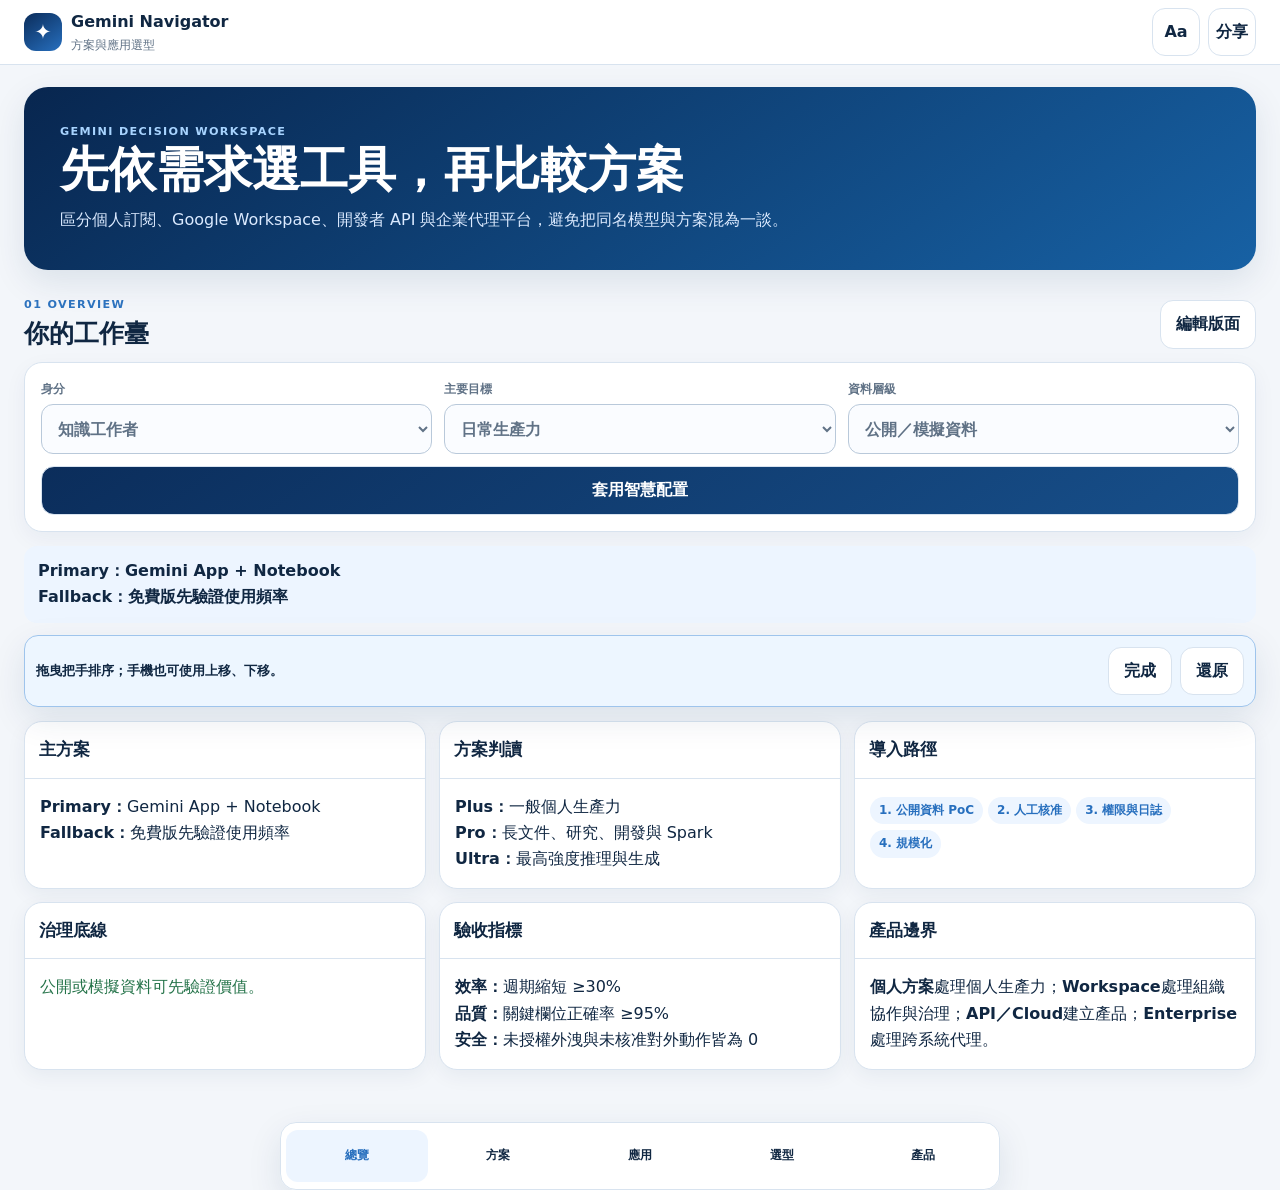
<file: gemini-navigator-live/index.html>
<!doctype html>
<html lang="zh-Hant-TW">
<head>
<meta charset="utf-8">
<meta name="viewport" content="width=device-width,initial-scale=1,viewport-fit=cover">
<meta name="robots" content="noindex,nofollow">
<meta name="theme-color" content="#0b2d5b">
<meta name="description" content="Gemini 家族、Google AI 個人方案、Workspace 與企業應用的互動選型網站。">
<title>Gemini Navigator｜方案與應用選型</title>
<link rel="stylesheet" href="styles.css">
</head>
<body>
<a class="skip" href="#main">跳至主要內容</a>
<header class="topbar">
  <div class="brand"><span class="spark">✦</span><div><b>Gemini Navigator</b><small>方案與應用選型</small></div></div>
  <div class="top-actions"><button id="fontBtn" aria-label="調整字級">Aa</button><button id="shareBtn">分享</button></div>
</header>
<main id="main">
<section class="hero">
  <p class="eyebrow">GEMINI DECISION WORKSPACE</p>
  <h1>先依需求選工具，再比較方案</h1>
  <p>區分個人訂閱、Google Workspace、開發者 API 與企業代理平台，避免把同名模型與方案混為一談。</p>
</section>

<section class="view active" id="view-overview">
  <div class="head"><div><span class="eyebrow">01 OVERVIEW</span><h2>你的工作臺</h2></div><button id="editBtn" class="secondary">編輯版面</button></div>
  <div class="profile card">
    <label>身分<select id="role"><option value="professional">知識工作者</option><option value="trainer">講師／教育工作者</option><option value="developer">開發者</option><option value="manager">企業管理者</option></select></label>
    <label>主要目標<select id="goal"><option value="daily">日常生產力</option><option value="research">研究與知識整理</option><option value="automation">流程自動化</option><option value="content">內容與教材</option><option value="build">建立 AI 應用</option><option value="governance">企業治理</option></select></label>
    <label>資料層級<select id="data"><option value="public">公開／模擬資料</option><option value="internal">組織內部資料</option><option value="sensitive">敏感／受管制資料</option></select></label>
    <button id="arrangeBtn" class="primary">套用智慧配置</button>
  </div>
  <p id="profileNote" class="note" aria-live="polite"></p>
  <div id="editBar" class="editbar" hidden><b>拖曳把手排序；手機也可使用上移、下移。</b><button id="doneBtn">完成</button><button id="resetBtn">還原</button></div>
  <div id="dashboard" class="dashboard"></div>
</section>

<section class="view" id="view-compare">
  <div class="head"><div><span class="eyebrow">02 PLANS</span><h2>個人方案比較</h2></div></div>
  <p class="notice">Google AI 個人方案不等於 Workspace 或 Gemini Enterprise 授權。</p>
  <div class="picker card">
    <label>方案 A<select id="planA"></select></label>
    <button id="swapBtn" aria-label="交換方案">⇄</button>
    <label>方案 B<select id="planB"></select></label>
  </div>
  <div class="filters">
    <label>功能搜尋<input id="planSearch" type="search" placeholder="例如 Spark、脈絡、Notebook"></label>
    <label>分類<select id="planGroup"></select></label>
  </div>
  <div id="compareResult" class="compare"></div>
</section>

<section class="view" id="view-apps">
  <div class="head"><div><span class="eyebrow">03 USE CASES</span><h2>依工作情境選工具</h2></div></div>
  <div id="appFilters" class="chips" aria-label="應用分類"></div>
  <div id="apps" class="apps"></div>
</section>

<section class="view" id="view-advisor">
  <div class="head"><div><span class="eyebrow">04 ADVISOR</span><h2>選型助手</h2></div></div>
  <form id="advisor" class="advisor card">
    <fieldset><legend>使用帳號</legend><label><input type="radio" name="account" value="personal" checked>個人 Google 帳號</label><label><input type="radio" name="account" value="workspace">公司／學校 Workspace</label><label><input type="radio" name="account" value="developer">開發者／Cloud 專案</label></fieldset>
    <label>主要目標<select name="goal"><option value="daily">日常生產力</option><option value="research">研究整理</option><option value="automation">流程自動化</option><option value="content">內容生成</option><option value="build">建立產品</option><option value="governance">企業治理</option></select></label>
    <label>資料層級<select name="data"><option value="public">公開資料</option><option value="internal">內部資料</option><option value="sensitive">敏感資料</option></select></label>
    <label>自動化程度<select name="automation"><option value="assist">AI 協助，人工執行</option><option value="draft">自動產生草稿，人工核准</option><option value="agent">代理執行多步驟工作</option></select></label>
    <label>使用規模<select name="scale"><option value="one">個人</option><option value="team">團隊</option><option value="org">全組織</option></select></label>
    <button class="primary" type="submit">產生建議</button>
  </form>
  <div id="advisorResult" class="result card" aria-live="polite"></div>
</section>

<section class="view" id="view-guide">
  <div class="head"><div><span class="eyebrow">05 PRODUCT MAP</span><h2>產品邊界</h2></div></div>
  <div id="layers" class="layers"></div>
  <p class="source">資料基準：2026-08-20。方案、額度、地區與分批開放狀態應以 Google 臺灣官方頁面及帳號實際顯示為準。</p>
</section>
</main>
<nav class="bottom" aria-label="主要導覽">
<button data-view="overview" class="active">總覽</button><button data-view="compare">方案</button><button data-view="apps">應用</button><button data-view="advisor">選型</button><button data-view="guide">產品</button>
</nav>
<div id="toast" class="toast" role="status" aria-live="polite"></div>
<script src="app.js"></script>
</body>
</html>
</file>
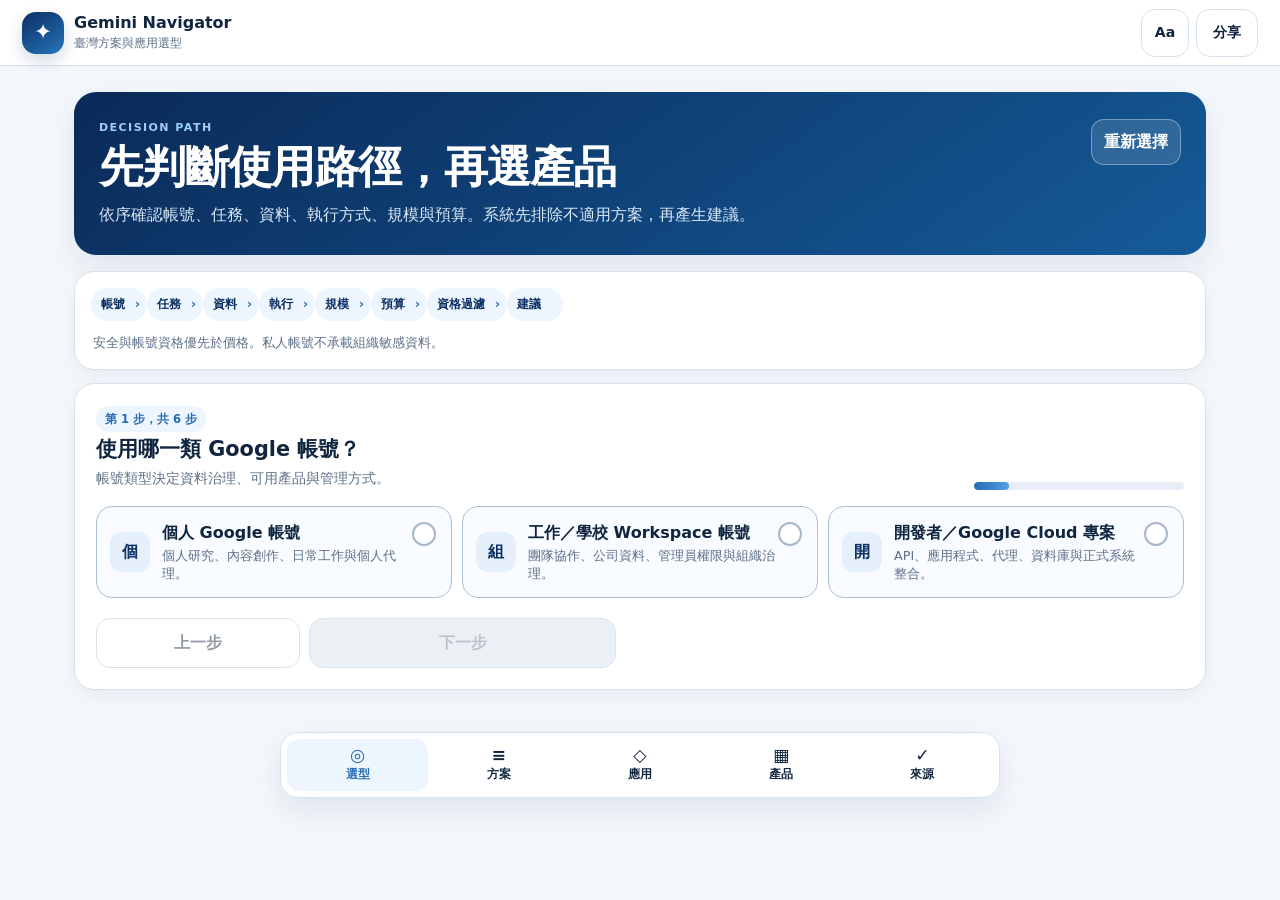
<file: gemini-navigator-v4/index.html>
<!doctype html>
<html lang="zh-Hant-TW">
<head>
<meta charset="utf-8">
<meta name="viewport" content="width=device-width,initial-scale=1,viewport-fit=cover">
<meta name="robots" content="noindex,nofollow">
<meta name="theme-color" content="#0b2f63">
<title>Gemini Navigator 4｜臺灣方案與應用選型</title>
<style>
html,body{margin:0;min-height:100%;font-family:-apple-system,BlinkMacSystemFont,"PingFang TC","Microsoft JhengHei",sans-serif;background:#f4f7fb;color:#10253f}
main{min-height:100vh;display:grid;place-items:center;padding:24px;text-align:center}
.card{max-width:520px;padding:28px 22px;border:1px solid #d5e1ed;border-radius:20px;background:#fff;box-shadow:0 12px 32px rgba(11,47,99,.09)}
.mark{width:56px;height:56px;margin:0 auto 14px;display:grid;place-items:center;border-radius:17px;background:linear-gradient(145deg,#0b2f63,#2674bb);color:#fff;font-size:28px}
h1{margin:0;font-size:1.3rem}p{margin:9px 0 0;color:#5d7187;line-height:1.6}button{min-height:48px;margin-top:16px;padding:10px 16px;border:0;border-radius:13px;background:#0b2f63;color:#fff;font:inherit;font-weight:800}
</style>
</head>
<body><main><section class="card"><div class="mark">✦</div><h1>Gemini Navigator</h1><p id="status">正在載入 4.0.0…</p><button id="retry" type="button" hidden>重新載入</button></section></main>
<script>
(async()=>{
 const status=document.getElementById('status'); const retry=document.getElementById('retry');
 retry.addEventListener('click',()=>location.reload());
 try{
  if(!('DecompressionStream' in window)) throw new Error('此瀏覽器版本不支援必要的解壓縮功能，請更新 Chrome、Safari 或 Edge。');
  const files=["p/0.txt?v=4.0.0", "p/1a.txt?v=4.0.0", "p/1b.txt?v=4.0.0", "p/2.txt?v=4.0.0", "p/3.txt?v=4.0.0", "p/4.txt?v=4.0.0", "p/5.txt?v=4.0.0"];
  const parts=await Promise.all(files.map(async u=>{const r=await fetch(u,{cache:'no-store'});if(!r.ok)throw new Error('載入檔案失敗：'+u);return r.text();}));
  const bin=atob(parts.join('')); const bytes=Uint8Array.from(bin,c=>c.charCodeAt(0));
  const html=await new Response(new Blob([bytes]).stream().pipeThrough(new DecompressionStream('gzip'))).text();
  document.open(); document.write(html); document.close();
 }catch(e){status.textContent=e.message||'網站載入失敗'; retry.hidden=false; console.error(e);}
})();
</script></body></html>
</file>
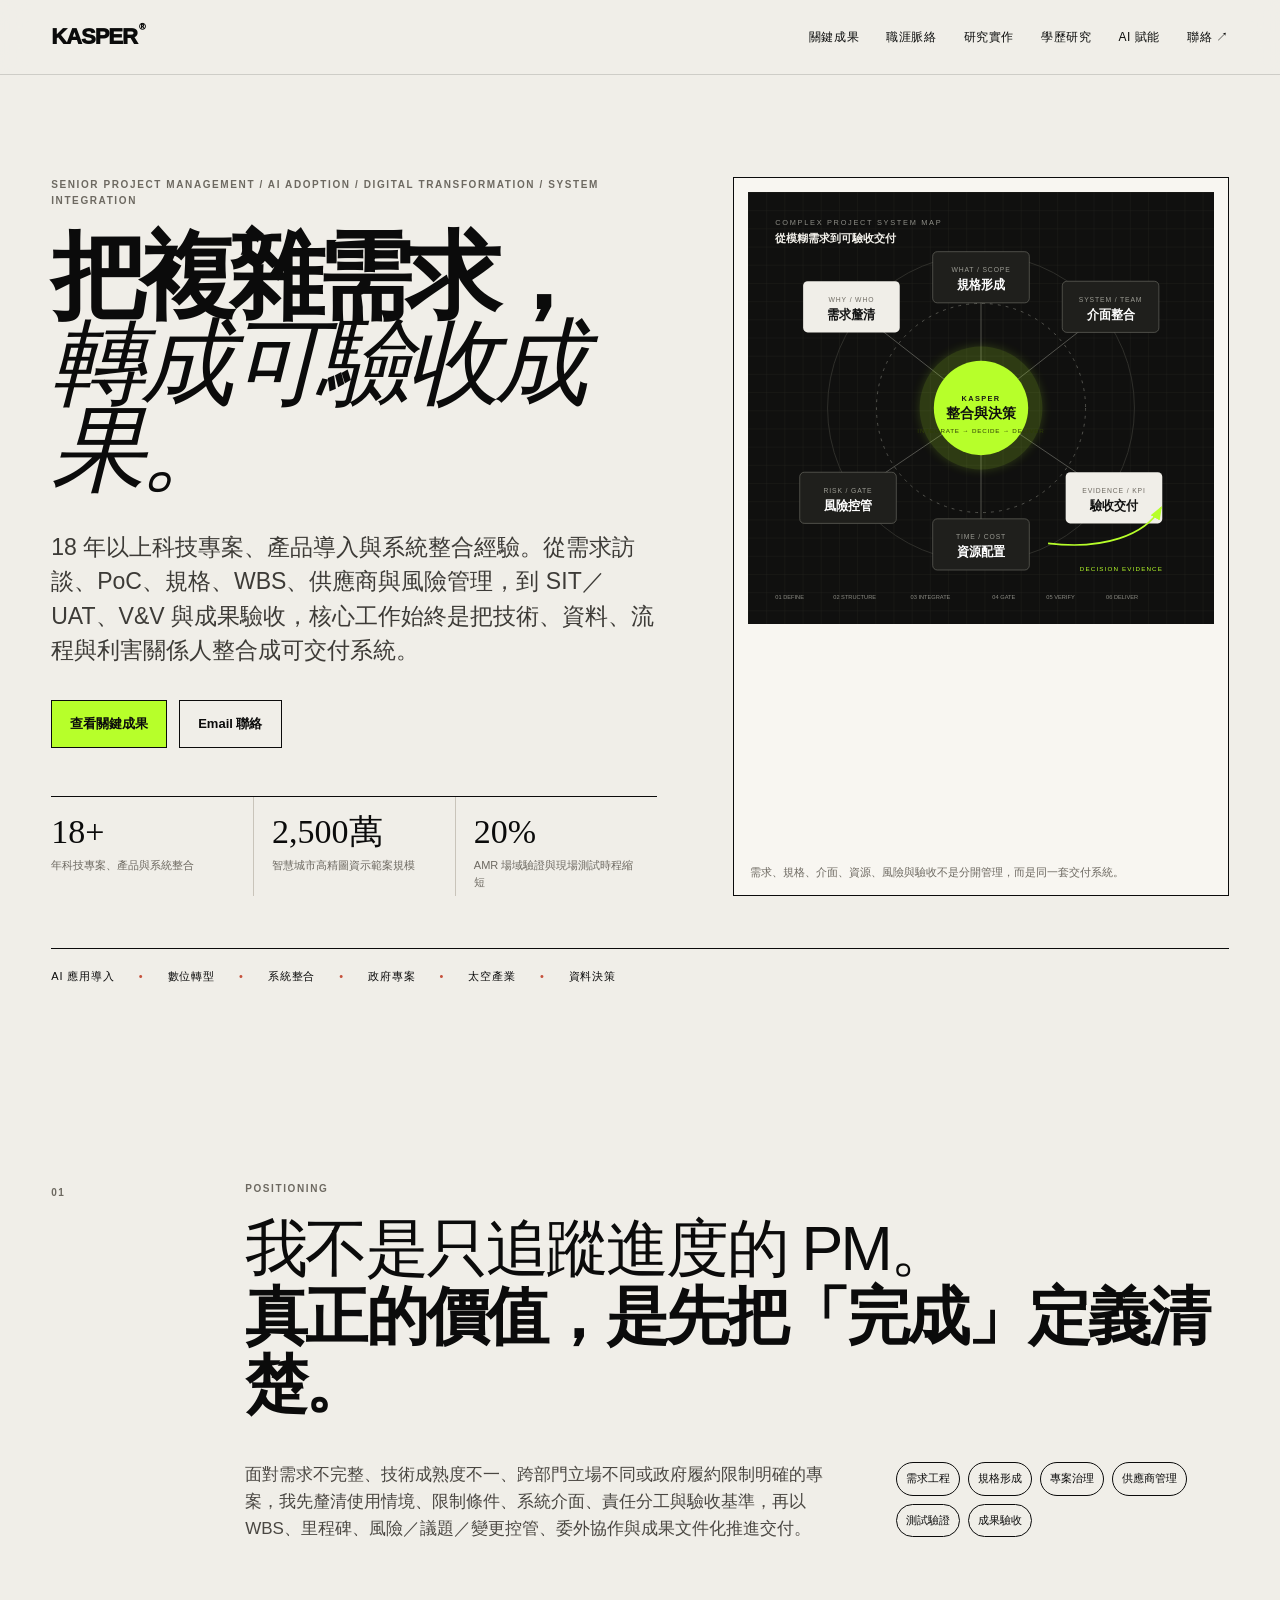
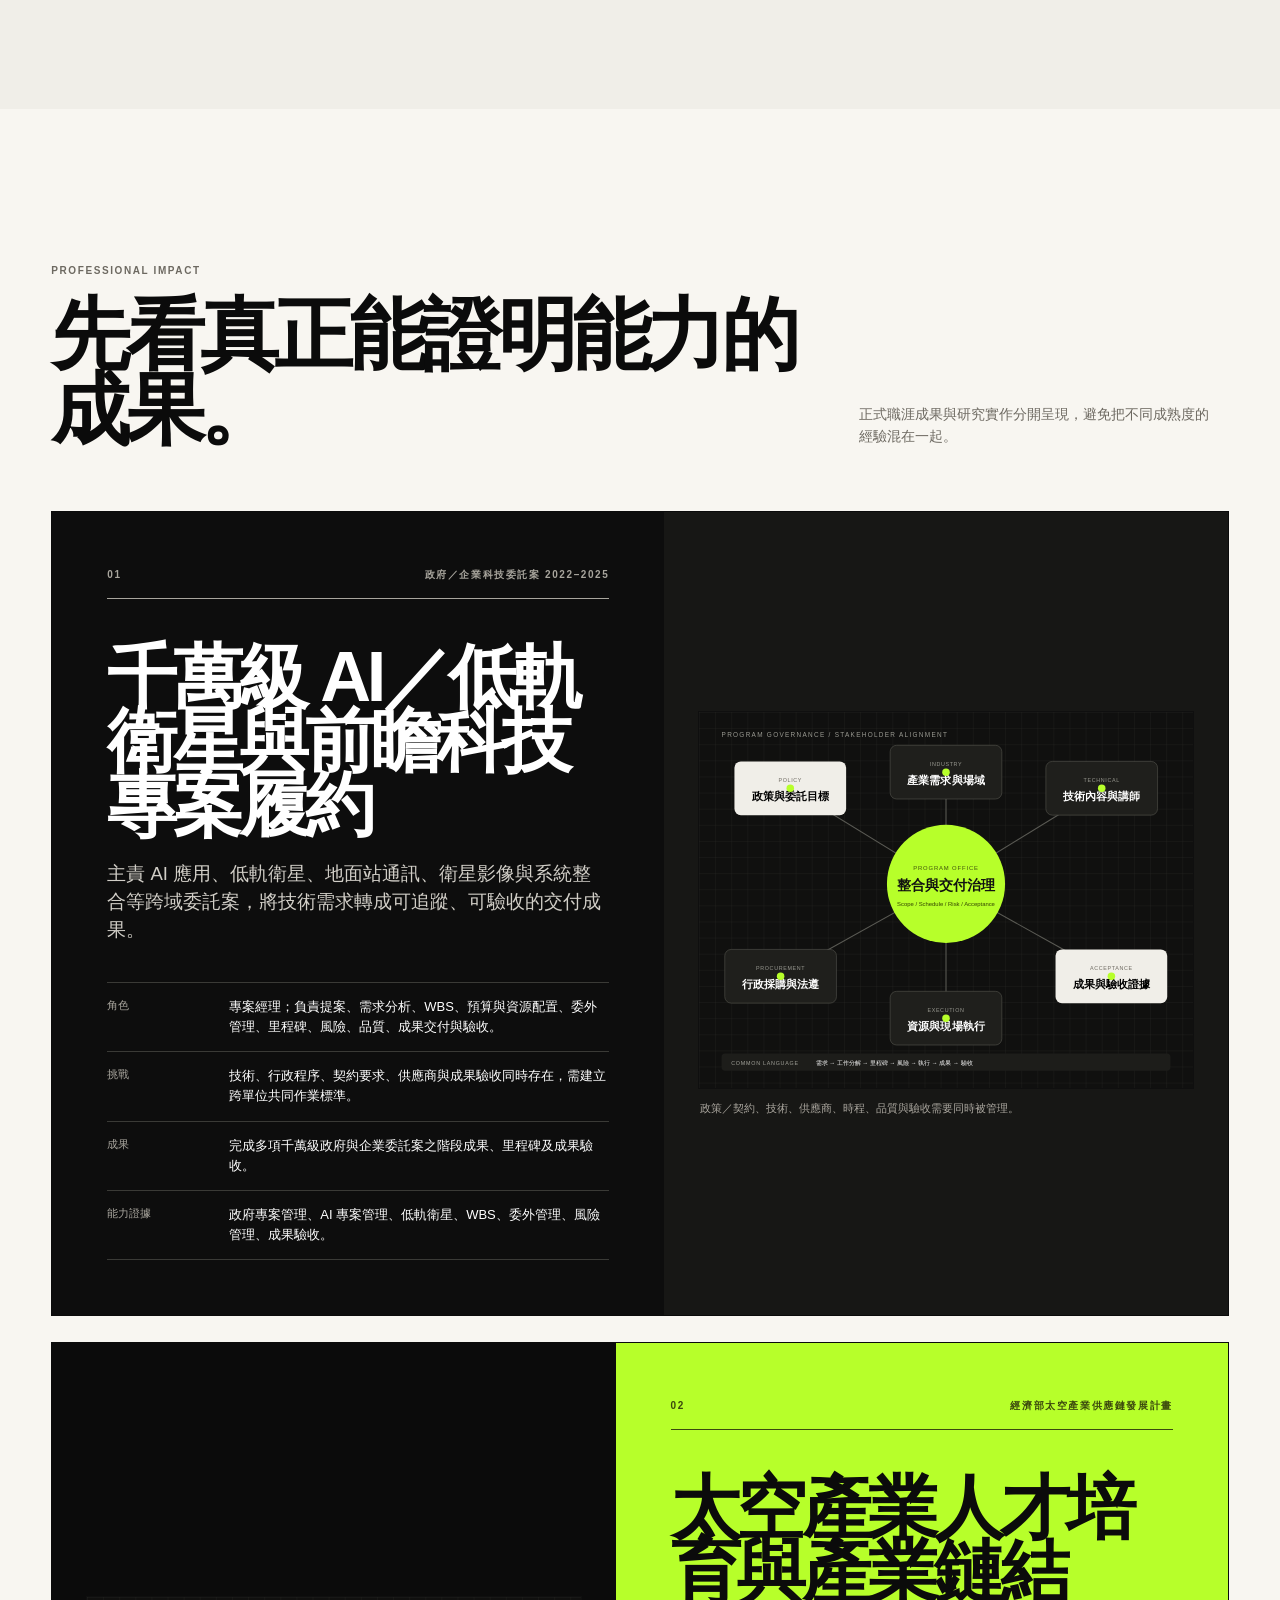
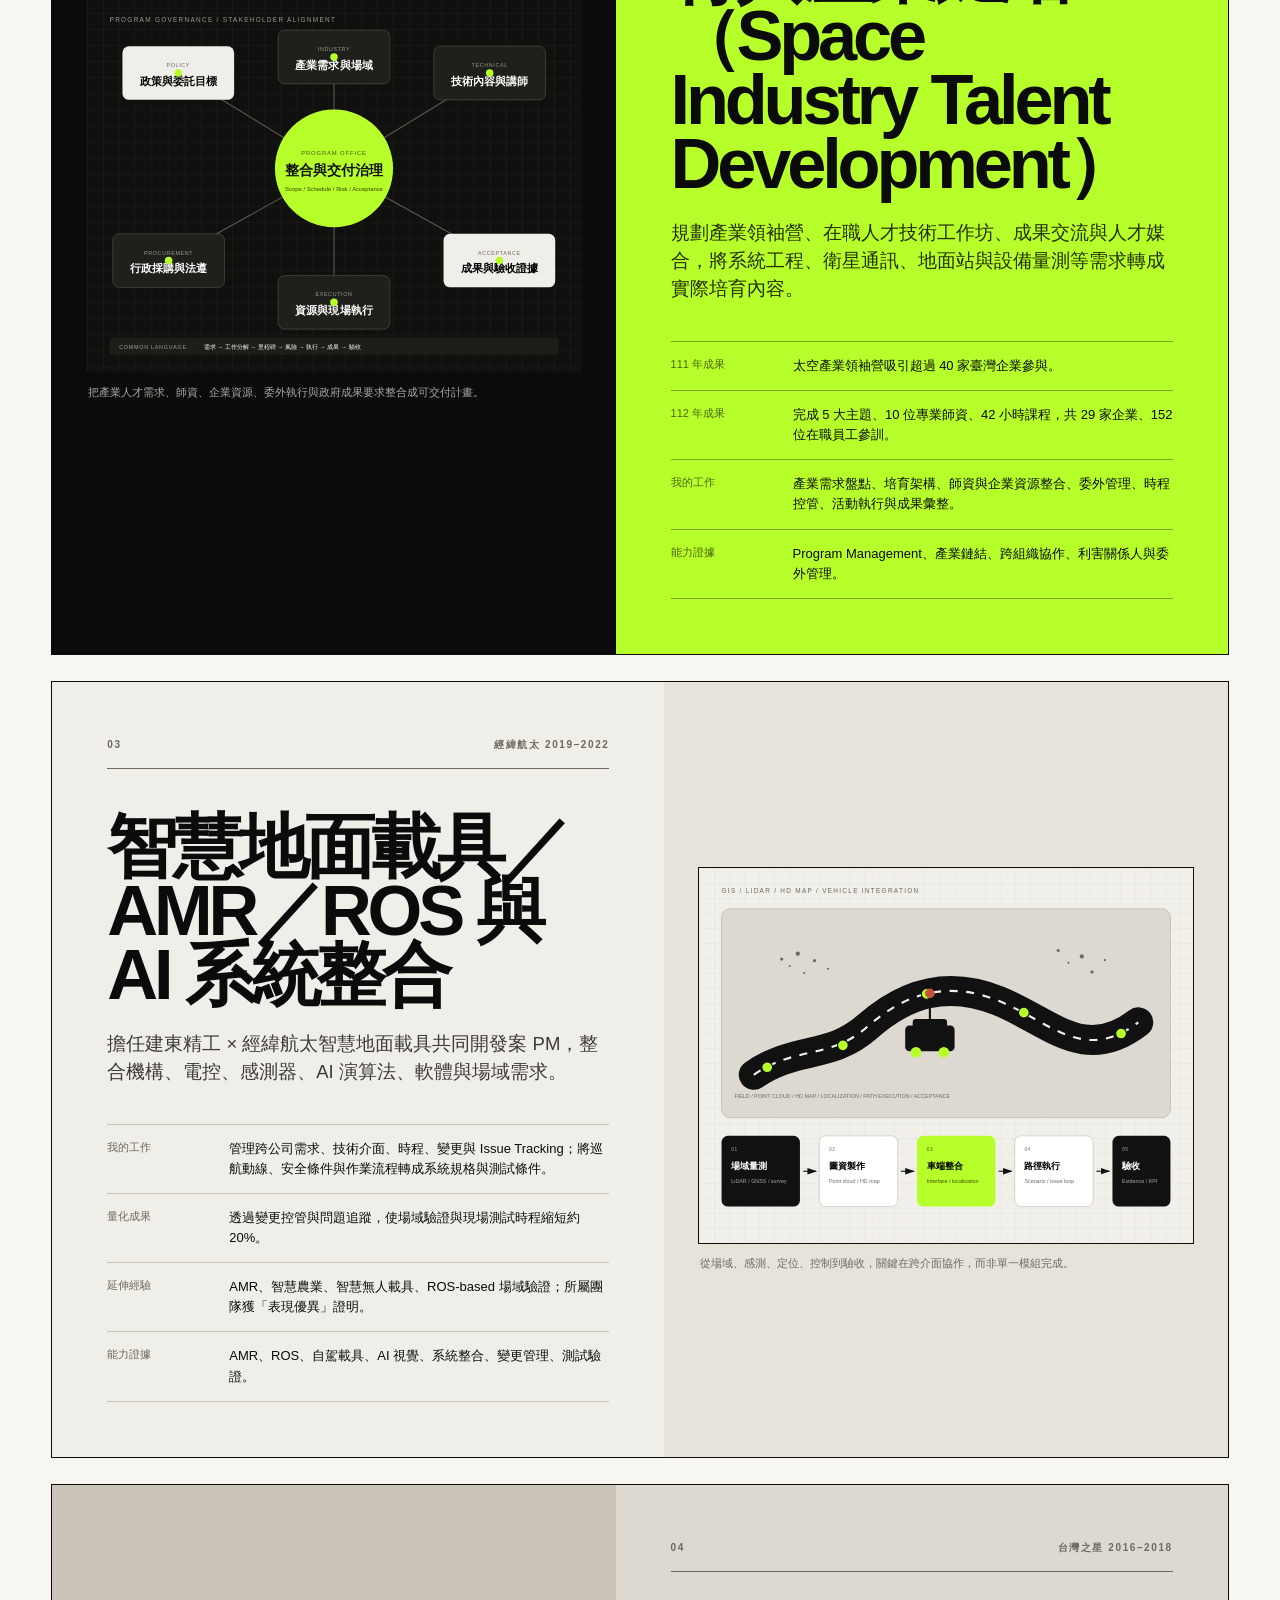
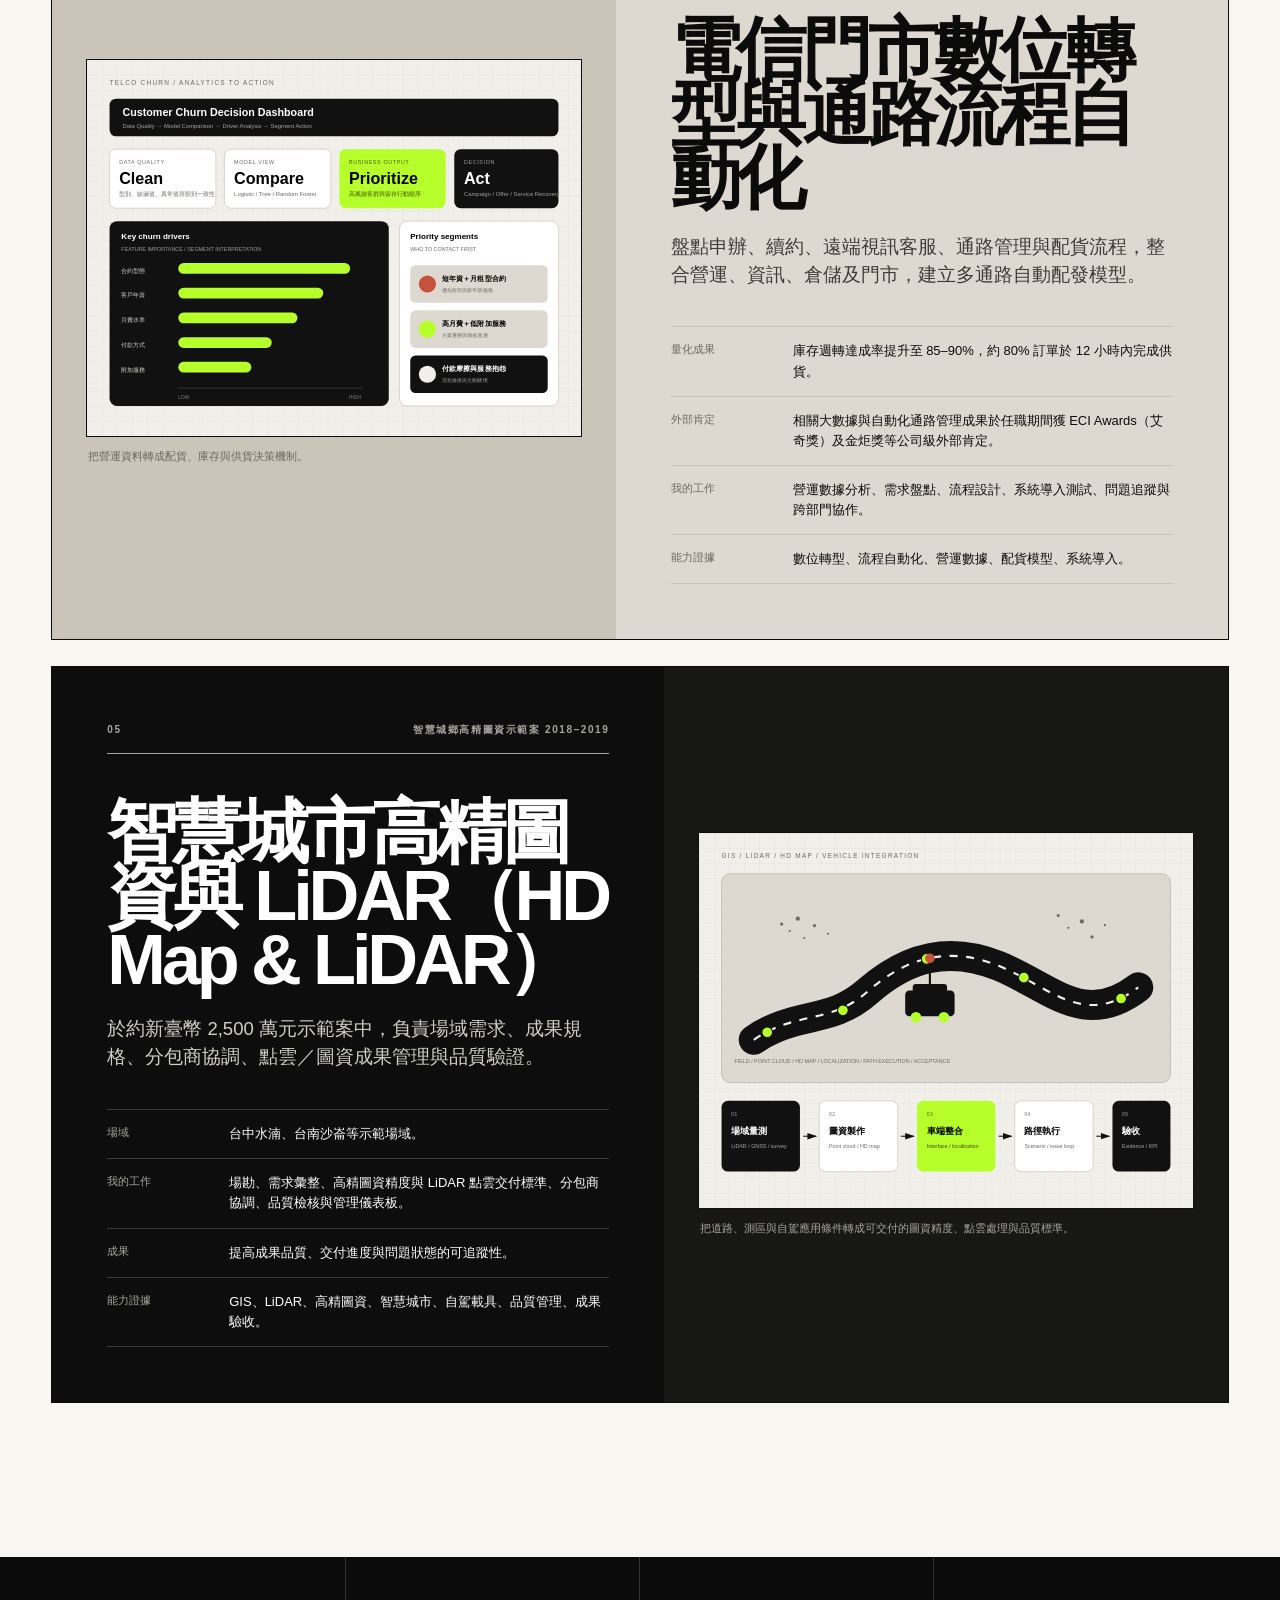
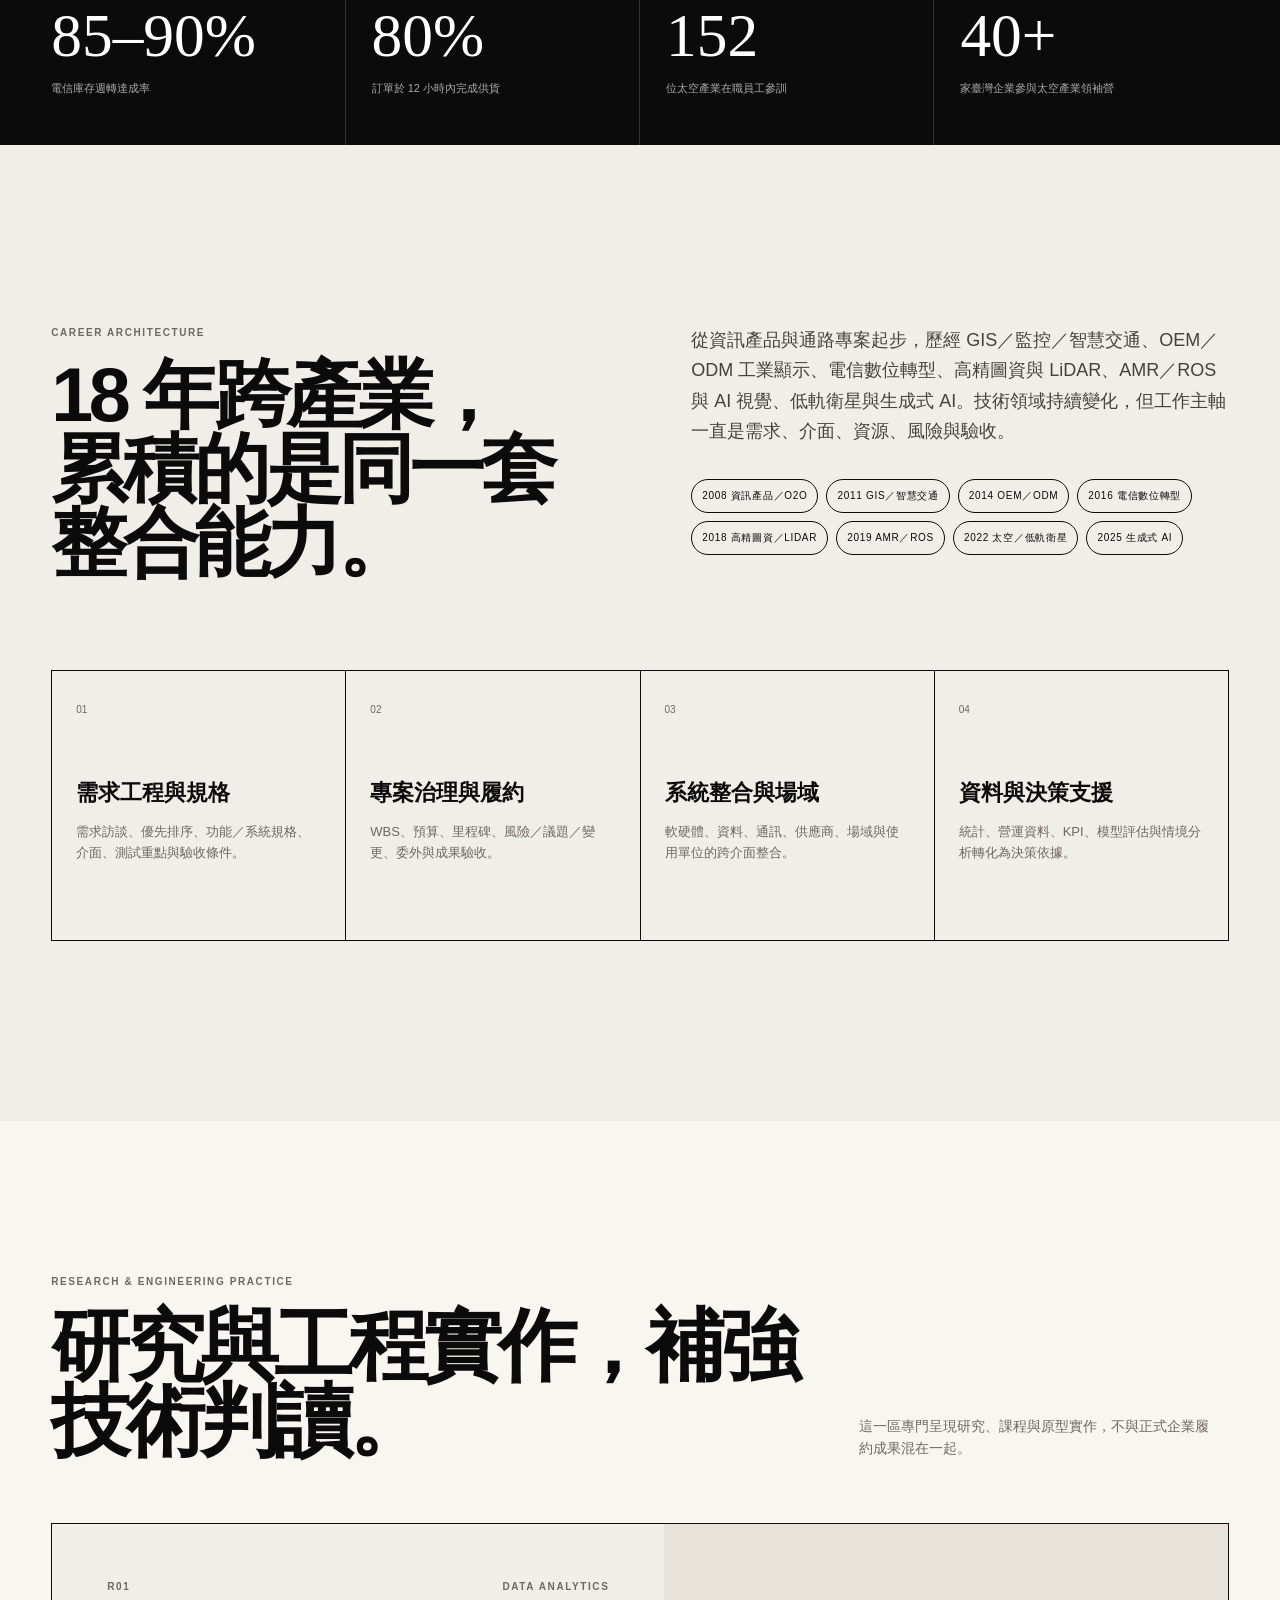
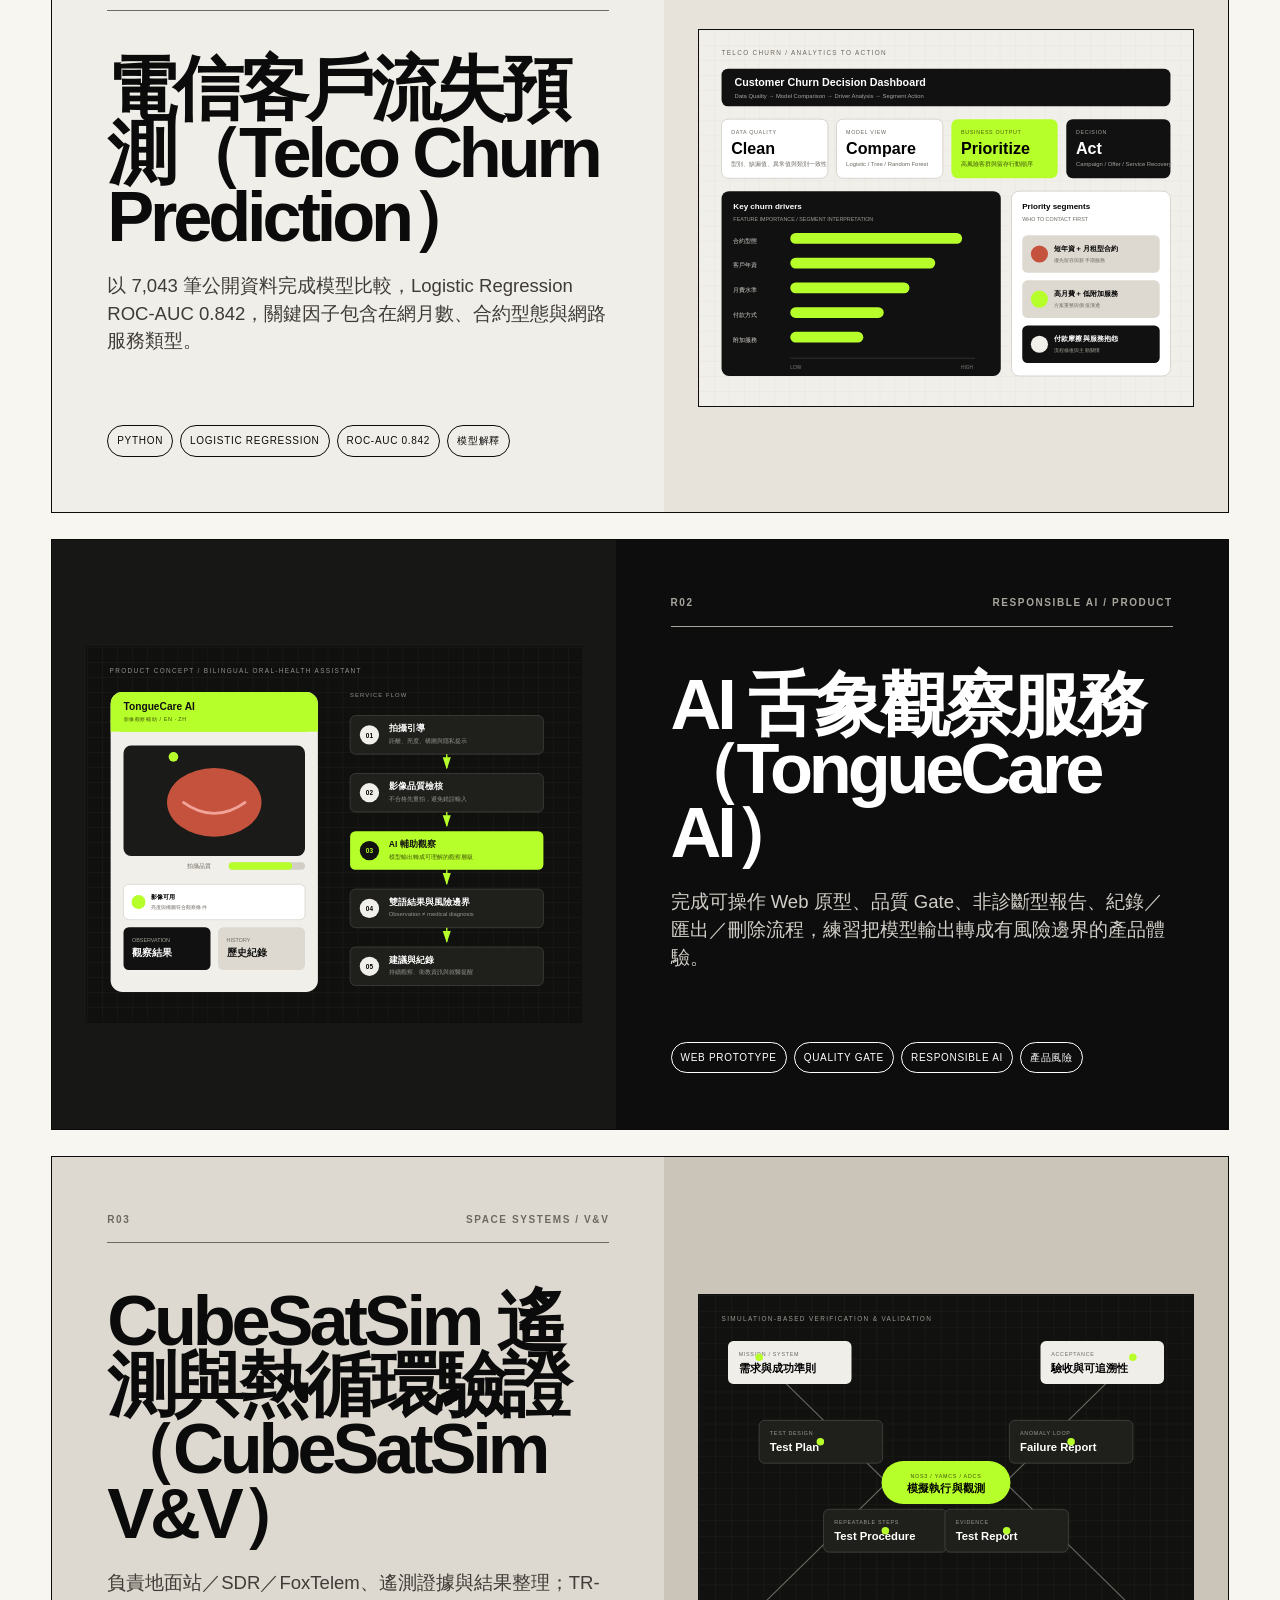
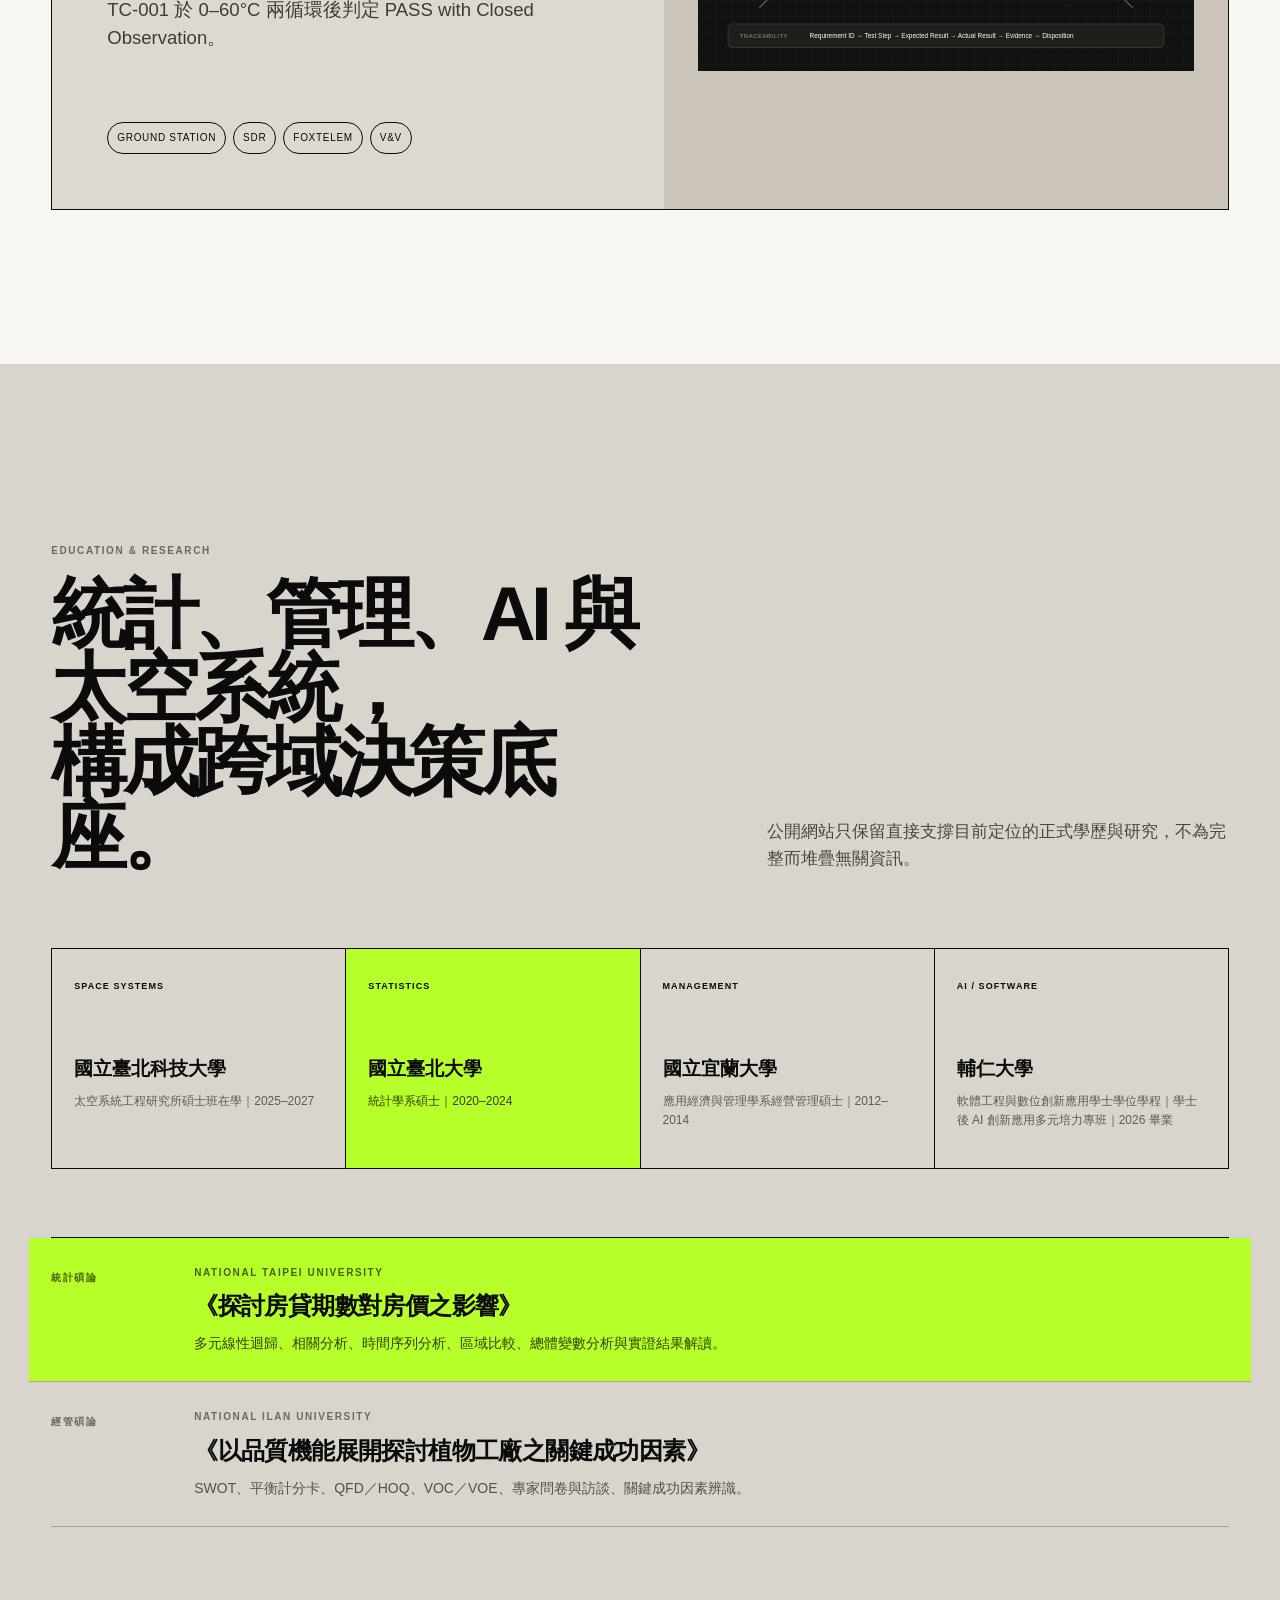
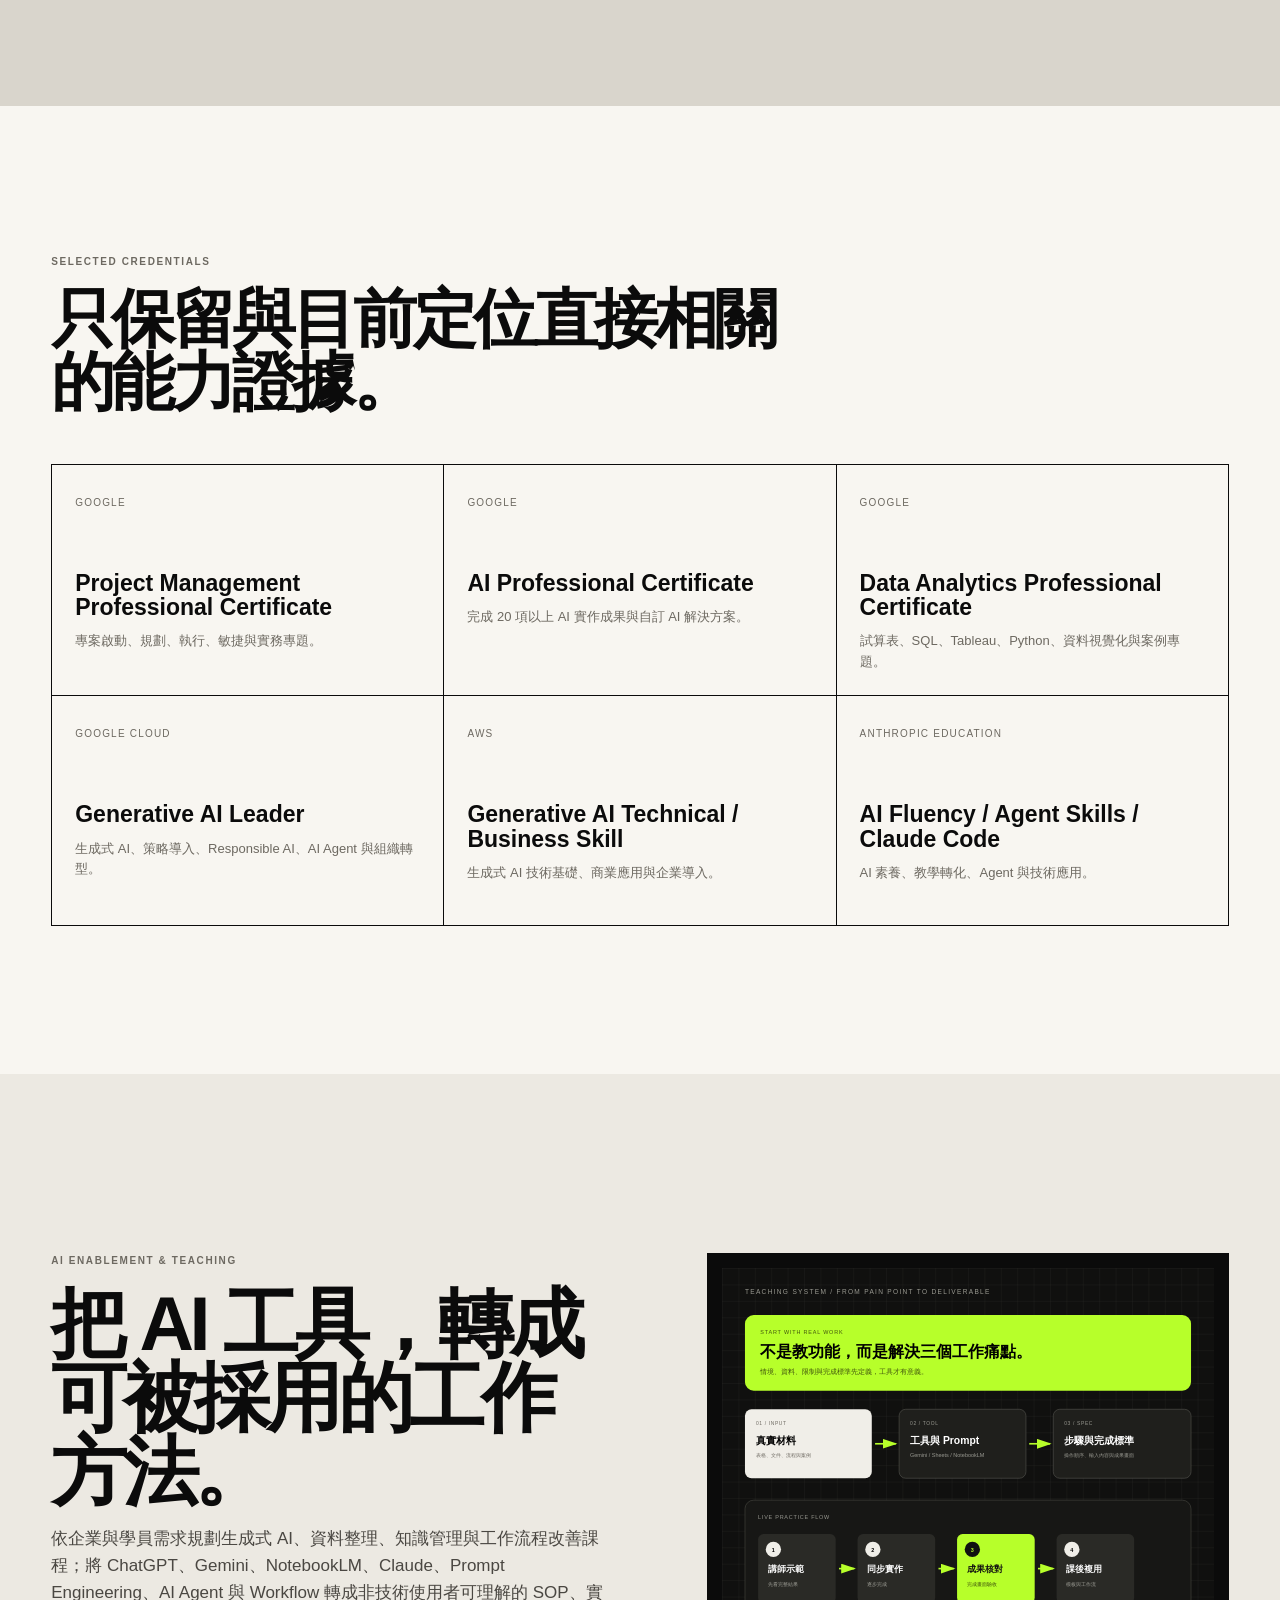
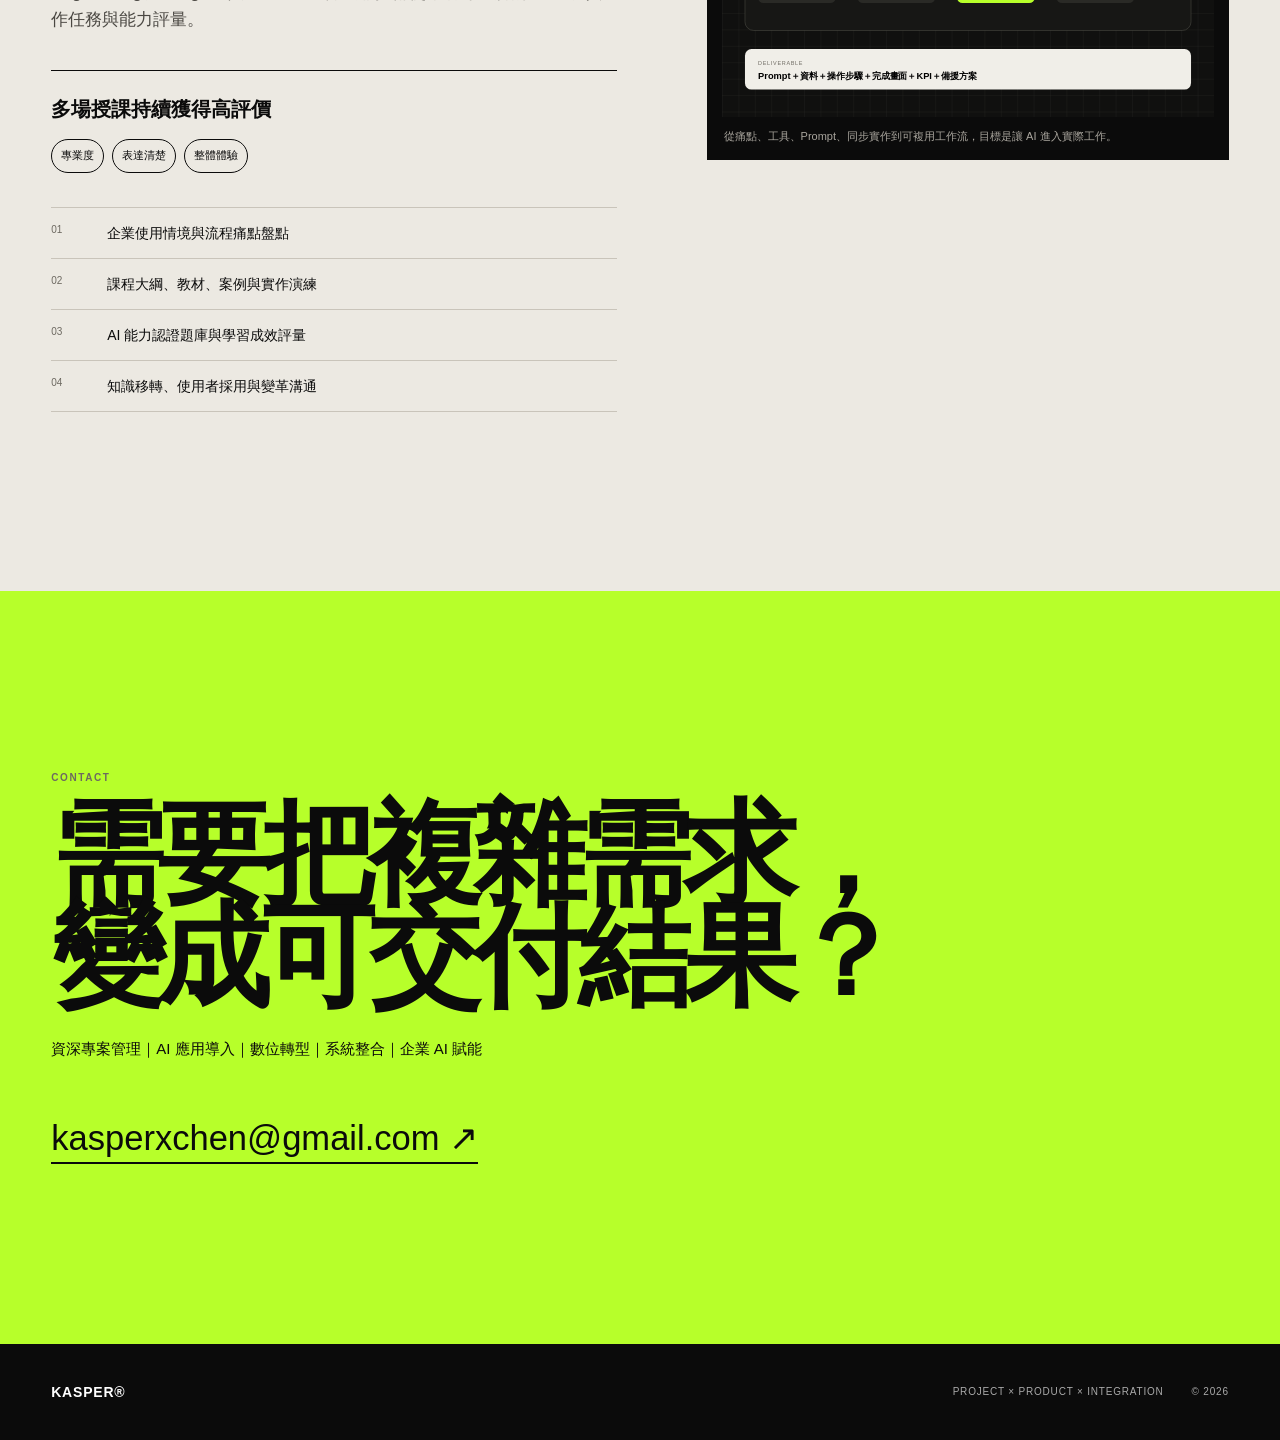
<file: kasper-portfolio-v2/index.html>
<!doctype html><html lang="zh-Hant-TW"><head><meta charset="utf-8"><meta name="viewport" content="width=device-width,initial-scale=1,viewport-fit=cover"><meta name="robots" content="noindex,nofollow,noarchive,nosnippet"><meta name="theme-color" content="#0b0b0b"><title>KASPER｜資深專案經理・AI 應用導入・數位轉型・系統整合</title><meta name="description" content="18 年以上科技專案、產品導入與系統整合經驗。跨 AI、低軌衛星、GIS／LiDAR、自駕與 AMR／ROS、電信數位轉型與政府科技專案。"><link rel="stylesheet" href="./styles.css"><script defer src="./app.js"></script></head><body><a class="skip" href="#main">跳到主要內容</a><header class="topbar"><div class="wrap nav"><a class="wordmark" href="#top">KASPER<span>®</span></a><nav class="navlinks"><a href="#impact">關鍵成果</a><a href="#career">職涯脈絡</a><a href="#practice">研究實作</a><a href="#education">學歷研究</a><a href="#teaching">AI 賦能</a><a href="mailto:kasperxchen@gmail.com">聯絡 ↗</a></nav><details class="mobile-menu"><summary>選單</summary><div class="mobile-panel"><a href="#impact">關鍵成果</a><a href="#career">職涯脈絡</a><a href="#practice">研究實作</a><a href="#education">學歷研究</a><a href="#teaching">AI 賦能</a><a href="mailto:kasperxchen@gmail.com">聯絡 ↗</a></div></details></div></header><main id="main"><section class="hero" id="top"><div class="wrap hero-layout"><div class="hero-copy"><p class="overline">SENIOR PROJECT MANAGEMENT / AI ADOPTION / DIGITAL TRANSFORMATION / SYSTEM INTEGRATION</p><h1>把複雜需求，<br><em>轉成可驗收成果。</em></h1><p class="lead">18 年以上科技專案、產品導入與系統整合經驗。從需求訪談、PoC、規格、WBS、供應商與風險管理，到 SIT／UAT、V&amp;V 與成果驗收，核心工作始終是把技術、資料、流程與利害關係人整合成可交付系統。</p><div class="hero-actions"><a class="button button-acid" href="#impact">查看關鍵成果</a><a class="button button-line" href="mailto:kasperxchen@gmail.com">Email 聯絡</a></div><div class="hero-facts"><div><strong>18+</strong><span>年科技專案、產品與系統整合</span></div><div><strong>2,500萬</strong><span>智慧城市高精圖資示範案規模</span></div><div><strong>20%</strong><span>AMR 場域驗證與現場測試時程縮短</span></div></div></div><figure class="hero-visual visual-frame"><img src="./assets/hero-system-map.svg" alt="系統整合決策圖" width="820" height="760"><figcaption>需求、規格、介面、資源、風險與驗收不是分開管理，而是同一套交付系統。</figcaption></figure></div><div class="wrap domain-rail"><span>AI 應用導入</span><span>數位轉型</span><span>系統整合</span><span>政府專案</span><span>太空產業</span><span>資料決策</span></div></section><section class="manifesto"><div class="wrap split"><div class="section-no">01</div><div class="manifesto-copy"><p class="kicker">POSITIONING</p><h2>我不是只追蹤進度的 PM。<br><strong>真正的價值，是先把「完成」定義清楚。</strong></h2><div class="manifesto-detail"><p>面對需求不完整、技術成熟度不一、跨部門立場不同或政府履約限制明確的專案，我先釐清使用情境、限制條件、系統介面、責任分工與驗收基準，再以 WBS、里程碑、風險／議題／變更控管、委外協作與成果文件化推進交付。</p><div class="manifesto-tags"><span>需求工程</span><span>規格形成</span><span>專案治理</span><span>供應商管理</span><span>測試驗證</span><span>成果驗收</span></div></div></div></div></section><section class="work" id="impact"><div class="wrap section-head"><div><p class="kicker">PROFESSIONAL IMPACT</p><h2>先看真正能證明能力的成果。</h2></div><p class="section-note">正式職涯成果與研究實作分開呈現，避免把不同成熟度的經驗混在一起。</p></div><div class="wrap case-studies"><article class="case-study case-dark"><div class="case-copy"><div class="case-meta"><span>01</span><span>政府／企業科技委託案 2022–2025</span></div><h3>千萬級 AI／低軌衛星與前瞻科技專案履約</h3><p class="case-summary">主責 AI 應用、低軌衛星、地面站通訊、衛星影像與系統整合等跨域委託案，將技術需求轉成可追蹤、可驗收的交付成果。</p><dl class="case-grid"><div><dt>角色</dt><dd>專案經理；負責提案、需求分析、WBS、預算與資源配置、委外管理、里程碑、風險、品質、成果交付與驗收。</dd></div><div><dt>挑戰</dt><dd>技術、行政程序、契約要求、供應商與成果驗收同時存在，需建立跨單位共同作業標準。</dd></div><div><dt>成果</dt><dd>完成多項千萬級政府與企業委託案之階段成果、里程碑及成果驗收。</dd></div><div><dt>能力證據</dt><dd>政府專案管理、AI 專案管理、低軌衛星、WBS、委外管理、風險管理、成果驗收。</dd></div></dl></div><figure class="case-visual"><img src="./assets/program-governance.svg" alt="政府與企業科技專案治理架構" width="920" height="700" loading="lazy"><figcaption>政策／契約、技術、供應商、時程、品質與驗收需要同時被管理。</figcaption></figure></article><article class="case-study case-acid"><figure class="case-visual"><img src="./assets/program-governance.svg" alt="太空產業人才培育與產業鏈結" width="920" height="700" loading="lazy"><figcaption>把產業人才需求、師資、企業資源、委外執行與政府成果要求整合成可交付計畫。</figcaption></figure><div class="case-copy"><div class="case-meta"><span>02</span><span>經濟部太空產業供應鏈發展計畫</span></div><h3>太空產業人才培育與產業鏈結（Space Industry Talent Development）</h3><p class="case-summary">規劃產業領袖營、在職人才技術工作坊、成果交流與人才媒合，將系統工程、衛星通訊、地面站與設備量測等需求轉成實際培育內容。</p><dl class="case-grid"><div><dt>111 年成果</dt><dd>太空產業領袖營吸引超過 40 家臺灣企業參與。</dd></div><div><dt>112 年成果</dt><dd>完成 5 大主題、10 位專業師資、42 小時課程，共 29 家企業、152 位在職員工參訓。</dd></div><div><dt>我的工作</dt><dd>產業需求盤點、培育架構、師資與企業資源整合、委外管理、時程控管、活動執行與成果彙整。</dd></div><div><dt>能力證據</dt><dd>Program Management、產業鏈結、跨組織協作、利害關係人與委外管理。</dd></div></dl></div></article><article class="case-study"><div class="case-copy"><div class="case-meta"><span>03</span><span>經緯航太 2019–2022</span></div><h3>智慧地面載具／AMR／ROS 與 AI 系統整合</h3><p class="case-summary">擔任建東精工 × 經緯航太智慧地面載具共同開發案 PM，整合機構、電控、感測器、AI 演算法、軟體與場域需求。</p><dl class="case-grid"><div><dt>我的工作</dt><dd>管理跨公司需求、技術介面、時程、變更與 Issue Tracking；將巡航動線、安全條件與作業流程轉成系統規格與測試條件。</dd></div><div><dt>量化成果</dt><dd>透過變更控管與問題追蹤，使場域驗證與現場測試時程縮短約 20%。</dd></div><div><dt>延伸經驗</dt><dd>AMR、智慧農業、智慧無人載具、ROS-based 場域驗證；所屬團隊獲「表現優異」證明。</dd></div><div><dt>能力證據</dt><dd>AMR、ROS、自駕載具、AI 視覺、系統整合、變更管理、測試驗證。</dd></div></dl></div><figure class="case-visual"><img src="./assets/autonomous-map.svg" alt="智慧地面載具與 AMR 系統整合" width="920" height="700" loading="lazy"><figcaption>從場域、感測、定位、控制到驗收，關鍵在跨介面協作，而非單一模組完成。</figcaption></figure></article><article class="case-study case-warm"><figure class="case-visual"><img src="./assets/telco-churn.svg" alt="電信數位轉型與營運資料決策" width="920" height="700" loading="lazy"><figcaption>把營運資料轉成配貨、庫存與供貨決策機制。</figcaption></figure><div class="case-copy"><div class="case-meta"><span>04</span><span>台灣之星 2016–2018</span></div><h3>電信門市數位轉型與通路流程自動化</h3><p class="case-summary">盤點申辦、續約、遠端視訊客服、通路管理與配貨流程，整合營運、資訊、倉儲及門市，建立多通路自動配發模型。</p><dl class="case-grid"><div><dt>量化成果</dt><dd>庫存週轉達成率提升至 85–90%，約 80% 訂單於 12 小時內完成供貨。</dd></div><div><dt>外部肯定</dt><dd>相關大數據與自動化通路管理成果於任職期間獲 ECI Awards（艾奇獎）及金炬獎等公司級外部肯定。</dd></div><div><dt>我的工作</dt><dd>營運數據分析、需求盤點、流程設計、系統導入測試、問題追蹤與跨部門協作。</dd></div><div><dt>能力證據</dt><dd>數位轉型、流程自動化、營運數據、配貨模型、系統導入。</dd></div></dl></div></article><article class="case-study case-dark"><div class="case-copy"><div class="case-meta"><span>05</span><span>智慧城鄉高精圖資示範案 2018–2019</span></div><h3>智慧城市高精圖資與 LiDAR（HD Map &amp; LiDAR）</h3><p class="case-summary">於約新臺幣 2,500 萬元示範案中，負責場域需求、成果規格、分包商協調、點雲／圖資成果管理與品質驗證。</p><dl class="case-grid"><div><dt>場域</dt><dd>台中水湳、台南沙崙等示範場域。</dd></div><div><dt>我的工作</dt><dd>場勘、需求彙整、高精圖資精度與 LiDAR 點雲交付標準、分包商協調、品質檢核與管理儀表板。</dd></div><div><dt>成果</dt><dd>提高成果品質、交付進度與問題狀態的可追蹤性。</dd></div><div><dt>能力證據</dt><dd>GIS、LiDAR、高精圖資、智慧城市、自駕載具、品質管理、成果驗收。</dd></div></dl></div><figure class="case-visual"><img src="./assets/autonomous-map.svg" alt="高精圖資與 LiDAR 專案" width="920" height="700" loading="lazy"><figcaption>把道路、測區與自駕應用條件轉成可交付的圖資精度、點雲處理與品質標準。</figcaption></figure></article></div></section><section class="evidence"><div class="wrap evidence-grid"><div class="stat"><strong>85–90%</strong><span>電信庫存週轉達成率</span></div><div class="stat"><strong>80%</strong><span>訂單於 12 小時內完成供貨</span></div><div class="stat"><strong>152</strong><span>位太空產業在職員工參訓</span></div><div class="stat"><strong>40+</strong><span>家臺灣企業參與太空產業領袖營</span></div></div></section><section class="profile" id="career"><div class="wrap profile-grid"><div><p class="kicker">CAREER ARCHITECTURE</p><h2>18 年跨產業，<br>累積的是同一套整合能力。</h2></div><div class="profile-copy"><p>從資訊產品與通路專案起步，歷經 GIS／監控／智慧交通、OEM／ODM 工業顯示、電信數位轉型、高精圖資與 LiDAR、AMR／ROS 與 AI 視覺、低軌衛星與生成式 AI。技術領域持續變化，但工作主軸一直是需求、介面、資源、風險與驗收。</p><div class="domains"><span>2008 資訊產品／O2O</span><span>2011 GIS／智慧交通</span><span>2014 OEM／ODM</span><span>2016 電信數位轉型</span><span>2018 高精圖資／LiDAR</span><span>2019 AMR／ROS</span><span>2022 太空／低軌衛星</span><span>2025 生成式 AI</span></div></div></div><div class="wrap competency-grid"><article><span>01</span><h3>需求工程與規格</h3><p>需求訪談、優先排序、功能／系統規格、介面、測試重點與驗收條件。</p></article><article><span>02</span><h3>專案治理與履約</h3><p>WBS、預算、里程碑、風險／議題／變更、委外與成果驗收。</p></article><article><span>03</span><h3>系統整合與場域</h3><p>軟硬體、資料、通訊、供應商、場域與使用單位的跨介面整合。</p></article><article><span>04</span><h3>資料與決策支援</h3><p>統計、營運資料、KPI、模型評估與情境分析轉化為決策依據。</p></article></div></section><section class="work" id="practice"><div class="wrap section-head"><div><p class="kicker">RESEARCH & ENGINEERING PRACTICE</p><h2>研究與工程實作，補強技術判讀。</h2></div><p class="section-note">這一區專門呈現研究、課程與原型實作，不與正式企業履約成果混在一起。</p></div><div class="wrap case-studies"><article class="case-study"><div class="case-copy"><div class="case-meta"><span>R01</span><span>DATA ANALYTICS</span></div><h3>電信客戶流失預測（Telco Churn Prediction）</h3><p class="case-summary">以 7,043 筆公開資料完成模型比較，Logistic Regression ROC-AUC 0.842，關鍵因子包含在網月數、合約型態與網路服務類型。</p><div class="deliverables"><span>Python</span><span>Logistic Regression</span><span>ROC-AUC 0.842</span><span>模型解釋</span></div></div><figure class="case-visual"><img src="./assets/telco-churn.svg" alt="電信客戶流失研究" width="920" height="700" loading="lazy"></figure></article><article class="case-study case-dark"><figure class="case-visual"><img src="./assets/tonguecare-product.svg" alt="AI 舌象觀察服務原型" width="920" height="700" loading="lazy"></figure><div class="case-copy"><div class="case-meta"><span>R02</span><span>RESPONSIBLE AI / PRODUCT</span></div><h3>AI 舌象觀察服務（TongueCare AI）</h3><p class="case-summary">完成可操作 Web 原型、品質 Gate、非診斷型報告、紀錄／匯出／刪除流程，練習把模型輸出轉成有風險邊界的產品體驗。</p><div class="deliverables"><span>Web Prototype</span><span>Quality Gate</span><span>Responsible AI</span><span>產品風險</span></div></div></article><article class="case-study case-warm"><div class="case-copy"><div class="case-meta"><span>R03</span><span>SPACE SYSTEMS / V&amp;V</span></div><h3>CubeSatSim 遙測與熱循環驗證（CubeSatSim V&amp;V）</h3><p class="case-summary">負責地面站／SDR／FoxTelem、遙測證據與結果整理；TR-TC-001 於 0–60°C 兩循環後判定 PASS with Closed Observation。</p><div class="deliverables"><span>Ground Station</span><span>SDR</span><span>FoxTelem</span><span>V&amp;V</span></div></div><figure class="case-visual"><img src="./assets/cubesat-vv.svg" alt="CubeSatSim 驗證流程" width="920" height="700" loading="lazy"></figure></article></div></section><section class="education" id="education"><div class="wrap education-intro"><div><p class="kicker">EDUCATION & RESEARCH</p><h2>統計、管理、AI 與太空系統，<br>構成跨域決策底座。</h2></div><p>公開網站只保留直接支撐目前定位的正式學歷與研究，不為完整而堆疊無關資訊。</p></div><div class="wrap education-pillars"><div><span>SPACE SYSTEMS</span><strong>國立臺北科技大學</strong><p>太空系統工程研究所碩士班在學｜2025–2027</p></div><div class="pillar-acid"><span>STATISTICS</span><strong>國立臺北大學</strong><p>統計學系碩士｜2020–2024</p></div><div><span>MANAGEMENT</span><strong>國立宜蘭大學</strong><p>應用經濟與管理學系經營管理碩士｜2012–2014</p></div><div><span>AI / SOFTWARE</span><strong>輔仁大學</strong><p>軟體工程與數位創新應用學士學位學程｜學士後 AI 創新應用多元培力專班｜2026 畢業</p></div></div><div class="wrap education-list"><article class="edu-highlight"><div class="edu-year">統計碩論</div><div><p class="micro">NATIONAL TAIPEI UNIVERSITY</p><h3>《探討房貸期數對房價之影響》</h3><p>多元線性迴歸、相關分析、時間序列分析、區域比較、總體變數分析與實證結果解讀。</p></div></article><article><div class="edu-year">經管碩論</div><div><p class="micro">NATIONAL ILAN UNIVERSITY</p><h3>《以品質機能展開探討植物工廠之關鍵成功因素》</h3><p>SWOT、平衡計分卡、QFD／HOQ、VOC／VOE、專家問卷與訪談、關鍵成功因素辨識。</p></div></article></div></section><section class="credentials"><div class="wrap section-head compact-head"><div><p class="kicker">SELECTED CREDENTIALS</p><h2>只保留與目前定位直接相關的能力證據。</h2></div></div><div class="wrap credential-groups"><article><span>Google</span><h3>Project Management Professional Certificate</h3><p>專案啟動、規劃、執行、敏捷與實務專題。</p></article><article><span>Google</span><h3>AI Professional Certificate</h3><p>完成 20 項以上 AI 實作成果與自訂 AI 解決方案。</p></article><article><span>Google</span><h3>Data Analytics Professional Certificate</h3><p>試算表、SQL、Tableau、Python、資料視覺化與案例專題。</p></article><article><span>Google Cloud</span><h3>Generative AI Leader</h3><p>生成式 AI、策略導入、Responsible AI、AI Agent 與組織轉型。</p></article><article><span>AWS</span><h3>Generative AI Technical / Business Skill</h3><p>生成式 AI 技術基礎、商業應用與企業導入。</p></article><article><span>Anthropic Education</span><h3>AI Fluency / Agent Skills / Claude Code</h3><p>AI 素養、教學轉化、Agent 與技術應用。</p></article></div></section><section class="teaching" id="teaching"><div class="wrap teaching-grid"><div class="teaching-copy"><p class="kicker">AI ENABLEMENT & TEACHING</p><h2>把 AI 工具，轉成可被採用的工作方法。</h2><p>依企業與學員需求規劃生成式 AI、資料整理、知識管理與工作流程改善課程；將 ChatGPT、Gemini、NotebookLM、Claude、Prompt Engineering、AI Agent 與 Workflow 轉成非技術使用者可理解的 SOP、實作任務與能力評量。</p><div class="teaching-proof"><strong>多場授課持續獲得高評價</strong><span>專業度</span><span>表達清楚</span><span>整體體驗</span></div><ul class="teaching-list"><li><span>01</span>企業使用情境與流程痛點盤點</li><li><span>02</span>課程大綱、教材、案例與實作演練</li><li><span>03</span>AI 能力認證題庫與學習成效評量</li><li><span>04</span>知識移轉、使用者採用與變革溝通</li></ul></div><figure class="teaching-visual visual-frame"><img src="./assets/teaching-system.svg" alt="企業 AI 賦能與教學系統" width="900" height="820" loading="lazy"><figcaption>從痛點、工具、Prompt、同步實作到可複用工作流，目標是讓 AI 進入實際工作。</figcaption></figure></div></section><section class="contact"><div class="wrap contact-inner"><p class="kicker">CONTACT</p><h2>需要把複雜需求，<br>變成可交付結果？</h2><p>資深專案管理｜AI 應用導入｜數位轉型｜系統整合｜企業 AI 賦能</p><a href="mailto:kasperxchen@gmail.com">kasperxchen@gmail.com ↗</a></div></section></main><footer><div class="wrap footer-inner"><span>KASPER®</span><span>Project × Product × Integration</span><span>© <span data-year></span></span></div></footer></body></html>
</file>
<file: gemini-navigator-live/styles.css>
:root{--navy:#0b2d5b;--blue:#276fbe;--ink:#102742;--muted:#607286;--bg:#f3f6fa;--surface:#fff;--soft:#edf5ff;--line:#d8e3ef;--red:#a33b55;--green:#247349;--shadow:0 12px 34px rgba(11,45,91,.1);--font:1}
*{box-sizing:border-box;min-width:0}html{font-size:calc(16px * var(--font));scroll-behavior:smooth;-webkit-text-size-adjust:100%}body{margin:0;background:var(--bg);color:var(--ink);font-family:"Noto Sans TC","PingFang TC","Microsoft JhengHei",system-ui,sans-serif;line-height:1.65;overflow-wrap:anywhere}button,input,select{font:inherit;color:inherit}button,label,select,input{-webkit-tap-highlight-color:transparent}button{cursor:pointer;touch-action:manipulation}.skip{position:fixed;top:-80px;left:10px;z-index:100;background:var(--navy);color:#fff;padding:10px;border-radius:8px}.skip:focus{top:10px}:focus-visible{outline:3px solid #2f80d6;outline-offset:2px}.topbar{position:sticky;top:0;z-index:20;min-height:64px;padding:8px 12px;display:flex;align-items:center;justify-content:space-between;gap:12px;background:rgba(255,255,255,.94);border-bottom:1px solid var(--line);backdrop-filter:blur(14px)}.brand{display:flex;align-items:center;gap:9px}.brand b,.brand small{display:block}.brand small{font-size:.72rem;color:var(--muted)}.spark{width:38px;height:38px;display:grid;place-items:center;border-radius:12px;background:linear-gradient(145deg,var(--navy),var(--blue));color:#fff;font-size:1.3rem}.top-actions{display:flex;gap:8px}.top-actions button,#swapBtn{min-width:48px;height:48px;border:1px solid var(--line);border-radius:13px;background:var(--surface);font-weight:800}main{max-width:1280px;margin:auto;padding:16px 14px calc(82px + env(safe-area-inset-bottom))}.hero{padding:22px 18px;border-radius:24px;background:linear-gradient(145deg,#08264f,#1761a4);color:#fff;box-shadow:var(--shadow)}.hero h1{margin:0 0 9px;font-size:clamp(1.75rem,8vw,3rem);line-height:1.18}.hero p{margin:0;color:#dbeaff}.eyebrow{display:block;margin-bottom:5px;color:#2c72be;font-size:.7rem;font-weight:900;letter-spacing:.12em}.hero .eyebrow{color:#a8d4ff}.view{display:none}.view.active{display:block}.head{display:flex;align-items:end;justify-content:space-between;gap:12px;margin:26px 0 13px}.head h2{margin:0;font-size:1.55rem;line-height:1.2}.card{padding:16px;border:1px solid var(--line);border-radius:18px;background:var(--surface);box-shadow:0 7px 22px rgba(11,45,91,.05)}.profile,.filters,.advisor{display:grid;gap:12px}.profile label,.filters label,.advisor>label,.picker label{display:grid;gap:5px;font-size:.78rem;font-weight:800;color:var(--muted)}select,input[type=search]{width:100%;min-height:50px;padding:10px 12px;border:1px solid #b9c9da;border-radius:12px;background:#fafcff;font-size:1rem}.primary,.secondary,.editbar button,.empty button{min-height:48px;padding:10px 15px;border:1px solid var(--line);border-radius:13px;font-weight:900}.primary{background:linear-gradient(145deg,var(--navy),#174f8a);color:#fff}.secondary,.editbar button,.empty button{background:var(--surface)}.note,.notice{margin:14px 0 0;padding:12px 14px;border-radius:13px;background:var(--soft);color:var(--ink);font-weight:700}.editbar{position:sticky;top:72px;z-index:10;margin:12px 0;padding:11px;display:flex;align-items:center;gap:8px;flex-wrap:wrap;border:1px solid #9ec4ec;border-radius:14px;background:#edf6ff;box-shadow:var(--shadow)}.editbar b{flex:1 1 220px;font-size:.82rem}.dashboard{display:grid;gap:13px;margin-top:14px}.module{border:1px solid var(--line);border-radius:18px;background:var(--surface);overflow:hidden;box-shadow:0 6px 20px rgba(11,45,91,.06)}.module.dragging{opacity:.72;border-color:var(--blue)}.module.drop{box-shadow:0 0 0 4px rgba(39,111,190,.2)}.module-head{display:flex;align-items:center;gap:10px;padding:14px;border-bottom:1px solid var(--line)}.module-head h3{flex:1;margin:0;font-size:1.05rem}.drag{display:none;width:48px;height:48px;border:1px dashed #9bb0c7;border-radius:11px;background:#f7fbff;touch-action:none;font-size:1.2rem}.editing .drag{display:block}.module-body{padding:15px}.module-actions{display:none;gap:6px;padding:0 14px 13px}.editing .module-actions{display:flex}.module-actions button{min-width:48px;min-height:44px;border:1px solid var(--line);border-radius:10px;background:#f7faff;font-weight:900}.pill{display:inline-flex;margin:3px 5px 3px 0;padding:4px 9px;border-radius:999px;background:var(--soft);color:var(--blue);font-size:.75rem;font-weight:900}.risk{color:var(--red)}.ok{color:var(--green)}.picker{display:grid;grid-template-columns:1fr 48px 1fr;align-items:end;gap:8px}.filters{margin:13px 0}.compare{display:grid;gap:12px}.group{border:1px solid var(--line);border-radius:16px;background:var(--surface);overflow:hidden}.group>h3{margin:0;padding:12px 14px;background:var(--soft);font-size:1rem}.feature{padding:13px 14px;border-top:1px solid var(--line)}.feature h4{margin:0 0 8px}.values{display:grid;grid-template-columns:1fr 1fr;gap:8px}.value{padding:10px;border:1px solid var(--line);border-radius:11px;background:#fafcff}.value small,.feature p{display:block;color:var(--muted)}.feature p{margin:8px 0 0;font-size:.8rem}.chips{display:flex;gap:8px;overflow:auto;padding-bottom:9px;scrollbar-width:none}.chips button{flex:0 0 auto;min-height:44px;padding:8px 13px;border:1px solid var(--line);border-radius:999px;background:var(--surface);font-weight:800}.chips button.active{background:var(--navy);color:#fff}.apps{display:grid;gap:12px}.app{padding:15px;border:1px solid var(--line);border-radius:17px;background:var(--surface)}.app h3{margin:0 0 6px}.app p{margin:0;color:var(--muted)}.app dl{display:grid;grid-template-columns:auto 1fr;gap:6px 10px;margin:12px 0 0;font-size:.85rem}.app dt{font-weight:900}.app dd{margin:0}.advisor fieldset{margin:0;padding:12px;border:1px solid var(--line);border-radius:13px}.advisor legend{font-weight:900}.advisor fieldset label{display:flex;align-items:center;gap:9px;min-height:48px}.advisor input[type=radio]{width:20px;height:20px}.result{margin-top:13px}.result h3{margin:0 0 8px}.result-grid{display:grid;gap:9px}.result-item{padding:11px;border:1px solid var(--line);border-radius:12px;background:#fafcff}.result-item b,.result-item span{display:block}.result-item span{color:var(--muted);font-size:.85rem}.layers{display:grid;gap:10px}.layers details{border:1px solid var(--line);border-radius:15px;background:var(--surface);overflow:hidden}.layers summary{min-height:54px;padding:13px;display:flex;align-items:center;font-weight:900;cursor:pointer}.layers p{margin:0;padding:0 13px 14px;color:var(--muted)}.source{margin:16px 0;color:var(--muted);font-size:.8rem}.empty{padding:22px;border:1px dashed #9eb2c7;border-radius:16px;background:var(--surface)}.empty b,.empty span{display:block}.empty span{margin:4px 0 10px;color:var(--muted)}.bottom{position:fixed;left:0;right:0;bottom:0;z-index:30;display:grid;grid-template-columns:repeat(5,1fr);padding:7px 5px calc(7px + env(safe-area-inset-bottom));background:rgba(255,255,255,.97);border-top:1px solid var(--line)}.bottom button{min-height:52px;border:0;border-radius:12px;background:transparent;font-size:.78rem;font-weight:800}.bottom button.active{background:var(--soft);color:var(--blue)}.toast{position:fixed;left:50%;bottom:calc(80px + env(safe-area-inset-bottom));z-index:50;max-width:min(90vw,480px);padding:11px 15px;border-radius:12px;background:#102742;color:#fff;opacity:0;transform:translate(-50%,12px);pointer-events:none;transition:.18s}.toast.show{opacity:1;transform:translate(-50%,0)}
@media(min-width:700px){main{padding:22px 24px 40px}.profile{grid-template-columns:repeat(3,1fr);align-items:end}.profile .primary{grid-column:1/-1}.filters{grid-template-columns:1fr 260px}.compare{grid-template-columns:repeat(2,1fr)}.apps{grid-template-columns:repeat(2,1fr)}.advisor{grid-template-columns:repeat(2,1fr)}.advisor fieldset,.advisor .primary{grid-column:1/-1}.result-grid{grid-template-columns:repeat(2,1fr)}.layers{grid-template-columns:repeat(2,1fr)}.bottom{position:sticky;top:0;bottom:auto;margin:12px auto 0;max-width:720px;border:1px solid var(--line);border-radius:16px;box-shadow:var(--shadow)}.toast{bottom:24px}.dashboard{grid-template-columns:repeat(2,1fr)}}
@media(min-width:1050px){.dashboard{grid-template-columns:repeat(3,1fr)}.apps{grid-template-columns:repeat(3,1fr)}.compare{grid-template-columns:repeat(3,1fr)}.hero{padding:36px}.topbar{padding-inline:24px}}
@media(prefers-reduced-motion:reduce){*{scroll-behavior:auto!important;transition:none!important}}
</file>
<file: kasper-portfolio-v2/styles.css>
:root{
  --bg:#f0eee8;
  --paper:#f8f6f1;
  --ink:#0b0b0b;
  --muted:#6d6961;
  --line:#c9c4ba;
  --line-dark:#3a3a36;
  --acid:#b7ff2a;
  --acid-deep:#8fd500;
  --warm:#d9d4ca;
  --red:#c5523d;
  --max:1320px;
  --pad:clamp(18px,4vw,58px);
  --radius:28px;
}
*{box-sizing:border-box}
html{background:var(--bg);scroll-behavior:auto;-webkit-text-size-adjust:100%;text-size-adjust:100%}
body{margin:0;background:var(--bg);color:var(--ink);font-family:Inter,-apple-system,BlinkMacSystemFont,"Segoe UI","PingFang TC","Noto Sans TC","Microsoft JhengHei",sans-serif;line-height:1.58;overflow-x:hidden;touch-action:pan-y;-webkit-font-smoothing:antialiased}
img{display:block;max-width:100%;height:auto}
a{color:inherit;text-decoration:none}
button,summary{font:inherit}
figure{margin:0}
.wrap{width:min(var(--max),calc(100% - var(--pad)*2));margin-inline:auto}
.skip{position:absolute;top:-100px;left:14px;z-index:999;background:#fff;border:1px solid var(--ink);padding:10px 14px}.skip:focus{top:14px}
.topbar{position:sticky;top:0;z-index:100;background:rgba(240,238,232,.94);border-bottom:1px solid rgba(11,11,11,.15);backdrop-filter:blur(14px);-webkit-backdrop-filter:blur(14px)}
.nav{height:74px;display:flex;align-items:center;justify-content:space-between;gap:24px}
.wordmark{font-weight:950;letter-spacing:-.045em;font-size:22px}.wordmark span{font-size:9px;vertical-align:top;margin-left:2px}
.navlinks{display:flex;align-items:center;gap:27px;font-size:12px;letter-spacing:.05em}.navlinks a{padding:8px 0}.navlinks a:hover{text-decoration:underline;text-underline-offset:6px}
.mobile-menu{display:none;position:relative}.mobile-menu summary{list-style:none;cursor:pointer;font-size:12px;letter-spacing:.08em;border:1px solid var(--ink);padding:8px 12px}.mobile-menu summary::-webkit-details-marker{display:none}
.mobile-panel{position:absolute;right:0;top:44px;width:min(290px,calc(100vw - 32px));background:#0b0b0b;color:#fff;padding:12px;box-shadow:0 20px 50px rgba(0,0,0,.2)}
.mobile-panel a{display:block;padding:13px 10px;border-bottom:1px solid #333;font-size:14px}.mobile-panel a:last-child{border-bottom:0}
.hero{padding:clamp(58px,8vw,112px) 0 30px}
.hero-layout{display:grid;grid-template-columns:minmax(0,1.1fr) minmax(420px,.9fr);gap:clamp(38px,6vw,86px);align-items:center}
.overline,.kicker,.micro,.section-no,.case-meta,.edu-year{font-size:10px;font-weight:850;letter-spacing:.16em;text-transform:uppercase}
.overline{margin:0 0 24px;color:var(--muted)}
.hero h1{margin:0;font-size:clamp(56px,7.4vw,112px);line-height:.91;letter-spacing:-.067em;font-weight:850;max-width:980px}
.hero h1 em{font-family:Georgia,"Times New Roman",serif;font-weight:400}
.lead{font-size:clamp(17px,1.8vw,24px);line-height:1.5;max-width:760px;margin:36px 0 0;color:#3d3b37}
.hero-actions{display:flex;gap:12px;flex-wrap:wrap;margin-top:32px}
.button{display:inline-flex;align-items:center;justify-content:center;min-height:48px;padding:12px 18px;border:1px solid var(--ink);font-weight:750;font-size:13px;transition:transform .18s ease,background .18s ease}
.button:hover{transform:translateY(-2px)}
.button-acid{background:var(--acid)}.button-line{background:transparent}
.hero-facts{display:grid;grid-template-columns:repeat(3,1fr);border-top:1px solid var(--ink);margin-top:48px}
.hero-facts div{padding:18px 18px 4px 0}.hero-facts div+div{padding-left:18px;border-left:1px solid var(--line)}
.hero-facts strong{display:block;font-family:Georgia,serif;font-weight:400;font-size:34px;line-height:1}.hero-facts span{display:block;font-size:11px;color:var(--muted);margin-top:8px}
.visual-frame{background:var(--paper);border:1px solid var(--ink);padding:14px}
.hero-visual{align-self:stretch;display:flex;flex-direction:column;justify-content:space-between;min-width:0}
.hero-visual img{width:100%;height:auto;background:#111}
figcaption{font-size:11px;color:var(--muted);padding:12px 2px 0;line-height:1.45}
.domain-rail{display:flex;gap:18px 24px;flex-wrap:wrap;border-top:1px solid var(--ink);padding-top:19px;margin-top:52px}
.domain-rail span{font-size:11px;text-transform:uppercase;letter-spacing:.08em}.domain-rail span:not(:last-child)::after{content:"•";margin-left:24px;color:var(--red)}
.manifesto{padding:clamp(100px,13vw,185px) 0}
.split{display:grid;grid-template-columns:130px minmax(0,1fr);gap:clamp(26px,5vw,72px)}
.section-no{color:var(--muted);padding-top:4px}.kicker{margin:0 0 18px;color:var(--muted)}
.manifesto h2{font-size:clamp(35px,4.9vw,67px);line-height:1.08;letter-spacing:-.045em;font-weight:430;margin:0;max-width:1160px}.manifesto h2 strong{font-weight:850}
.manifesto-detail{display:grid;grid-template-columns:minmax(0,1fr) minmax(280px,.55fr);gap:45px;margin-top:44px;align-items:start}
.manifesto-detail>p{font-size:17px;color:#4a4742;margin:0;max-width:720px}
.manifesto-tags{display:flex;flex-wrap:wrap;gap:8px}.manifesto-tags span{font-size:11px;border:1px solid var(--ink);padding:7px 9px;border-radius:999px}
.work{background:var(--paper);padding:clamp(92px,12vw,154px) 0}
.section-head{display:grid;grid-template-columns:1fr 370px;gap:48px;align-items:end;margin-bottom:64px}
.section-head h2{font-size:clamp(46px,6.2vw,84px);line-height:.95;letter-spacing:-.058em;margin:0}
.section-note{margin:0;color:var(--muted);font-size:14px;max-width:360px}
.case-studies{display:grid;gap:26px}
.case-study{display:grid;grid-template-columns:minmax(0,1fr) minmax(0,.92fr);border:1px solid var(--ink);background:var(--bg);min-width:0;overflow:hidden}
.case-study:nth-child(even){grid-template-columns:minmax(0,.92fr) minmax(0,1fr)}
.case-copy{padding:clamp(28px,4.3vw,58px);display:flex;flex-direction:column;min-width:0}
.case-meta{display:flex;justify-content:space-between;gap:18px;color:var(--muted);border-bottom:1px solid currentColor;padding-bottom:15px}.case-meta span:last-child{text-align:right}
.case-copy h3{font-size:clamp(43px,5.5vw,78px);line-height:.91;letter-spacing:-.059em;margin:46px 0 23px;max-width:680px}
.case-summary{font-size:clamp(16px,1.45vw,20px);line-height:1.5;max-width:680px;margin:0 0 38px;color:#3f3c37}
.case-grid{margin:0;border-top:1px solid var(--line)}
.case-grid div{display:grid;grid-template-columns:100px 1fr;gap:22px;padding:14px 0;border-bottom:1px solid var(--line)}
.case-grid dt{font-size:11px;color:var(--muted)}.case-grid dd{margin:0;font-size:13px;line-height:1.55}
.deliverables{display:flex;flex-wrap:wrap;gap:7px;margin-top:auto;padding-top:32px}.deliverables span{font-size:10px;letter-spacing:.07em;text-transform:uppercase;border:1px solid currentColor;border-radius:999px;padding:7px 9px}
.case-visual{padding:clamp(20px,3vw,34px);display:flex;flex-direction:column;justify-content:center;background:#e7e3db;min-width:0}
.case-visual img{width:100%;background:#111;border:1px solid rgba(11,11,11,.32)}
.case-dark{background:#0d0d0d;color:#fff}.case-dark .case-summary{color:#d1cec7}.case-dark .case-grid{border-color:#3a3a36}.case-dark .case-grid div{border-color:#3a3a36}.case-dark .case-grid dt,.case-dark .case-meta{color:#a8a59d}.case-dark .case-visual{background:#171715}.case-dark figcaption{color:#aaa69e}
.case-warm{background:#ded9d0}.case-warm .case-visual{background:#cac4b9}
.case-acid{background:var(--acid)}.case-acid .case-visual{background:#0b0b0b}.case-acid figcaption{color:#a9a9a2}.case-acid .case-meta{color:#3b490e}.case-acid .case-summary{color:#253000}.case-acid .case-grid{border-color:#7da71d}.case-acid .case-grid div{border-color:#7da71d}.case-acid .case-grid dt{color:#4d6810}
.evidence{background:#0b0b0b;color:#fff}
.evidence-grid{display:grid;grid-template-columns:repeat(4,1fr)}
.stat{padding:48px 26px;border-right:1px solid #333}.stat:first-child{padding-left:0}.stat:last-child{border-right:0}
.stat strong{display:block;font-family:Georgia,serif;font-weight:400;font-size:clamp(42px,4.8vw,68px);line-height:1}.stat span{display:block;margin-top:14px;font-size:11px;color:#aaa;max-width:190px}
.method{background:#0b0b0b;color:#fff;padding:clamp(105px,14vw,182px) 0}
.inverse{border-top:1px solid #3d3d39;padding-top:32px}.inverse .kicker,.inverse .section-note{color:#99958d}
.method-layout{display:grid;grid-template-columns:minmax(0,1.12fr) minmax(340px,.88fr);gap:clamp(40px,6vw,84px);align-items:start}
.steps{list-style:none;margin:0;padding:0;border-top:1px solid #3d3d39}
.steps li{display:grid;grid-template-columns:55px 170px 1fr;gap:22px;padding:28px 0;border-bottom:1px solid #3d3d39;align-items:start}
.steps li>span{font-size:10px;color:var(--acid);font-weight:850;letter-spacing:.12em}.steps h3{font-size:27px;letter-spacing:-.025em;margin:0}.steps p{font-size:14px;color:#aaa69e;margin:2px 0 0;max-width:600px}
.dark-frame{background:#131311;border-color:#3d3d39}.dark-frame figcaption{color:#aaa69e}.method-visual{position:sticky;top:104px}
.profile{padding:clamp(100px,14vw,180px) 0}
.profile-grid{display:grid;grid-template-columns:1fr 1fr;gap:clamp(44px,8vw,105px);align-items:start}
.profile h2,.education h2,.teaching h2,.credentials h2{font-size:clamp(42px,5.9vw,80px);line-height:.98;letter-spacing:-.058em;margin:0}
.profile-copy>p{font-size:18px;line-height:1.7;margin:0;color:#46433e}.domains{display:flex;flex-wrap:wrap;gap:8px;margin-top:32px}.domains span{font-size:10px;letter-spacing:.07em;text-transform:uppercase;border:1px solid var(--ink);padding:8px 10px;border-radius:999px}
.competency-grid{display:grid;grid-template-columns:repeat(4,1fr);border-top:1px solid var(--ink);border-left:1px solid var(--ink);margin-top:90px}
.competency-grid article{min-height:270px;padding:24px;border-right:1px solid var(--ink);border-bottom:1px solid var(--ink)}.competency-grid article>span{font-size:10px;color:var(--muted)}.competency-grid h3{font-size:22px;margin:55px 0 12px}.competency-grid p{font-size:13px;color:var(--muted);margin:0}
.education{background:#d9d5cc;padding:clamp(100px,14vw,180px) 0}
.education-intro{display:grid;grid-template-columns:1fr .75fr;gap:clamp(44px,8vw,100px);align-items:end}.education-intro>p{font-size:17px;color:#4a4742;margin:0;max-width:620px}
.education-pillars{display:grid;grid-template-columns:repeat(4,1fr);border-top:1px solid var(--ink);border-left:1px solid var(--ink);margin-top:75px}.education-pillars>div{min-height:220px;padding:22px;border-right:1px solid var(--ink);border-bottom:1px solid var(--ink)}.education-pillars span{font-size:9px;letter-spacing:.12em;font-weight:800}.education-pillars strong{display:block;font-size:19px;margin-top:58px}.education-pillars p{font-size:12px;color:#5f5b54;margin:8px 0 0}.education-pillars .pillar-acid{background:var(--acid)}.education-pillars .pillar-acid p{color:#354500}
.education-list{margin-top:68px;border-top:1px solid var(--ink)}.education-list article{display:grid;grid-template-columns:115px 1fr;gap:28px;padding:27px 0;border-bottom:1px solid #aaa59b}.edu-year{color:var(--muted);padding-top:5px}.education-list .micro{margin:0 0 7px;color:var(--muted)}.education-list h3{font-size:24px;letter-spacing:-.025em;margin:0}.education-list p:last-child{font-size:14px;color:#555149;margin:7px 0 0;max-width:820px}.edu-highlight{background:var(--acid);padding-inline:22px!important;margin-inline:-22px}.edu-highlight .edu-year,.edu-highlight .micro{color:#48610b}.edu-highlight p:last-child{color:#334400}
.credentials{background:var(--paper);padding:clamp(94px,12vw,148px) 0}.compact-head{margin-bottom:50px}.compact-head h2{font-size:clamp(40px,5vw,66px)}
.credential-groups{display:grid;grid-template-columns:repeat(3,1fr);border-top:1px solid var(--ink);border-left:1px solid var(--ink)}.credential-groups article{min-height:230px;padding:23px;border-right:1px solid var(--ink);border-bottom:1px solid var(--ink)}.credential-groups article>span{font-size:10px;text-transform:uppercase;letter-spacing:.12em;color:var(--muted)}.credential-groups h3{font-size:23px;line-height:1.05;margin:58px 0 12px}.credential-groups p{font-size:13px;color:var(--muted);margin:0}
.teaching{background:#ece9e2;padding:clamp(100px,14vw,180px) 0}.teaching-grid{display:grid;grid-template-columns:minmax(0,1.04fr) minmax(380px,.96fr);gap:clamp(46px,7vw,95px);align-items:start}.teaching-copy>p:not(.kicker){font-size:17px;color:#4a4742;max-width:760px}.teaching-proof{border-top:1px solid var(--ink);padding-top:23px;margin-top:36px;display:flex;flex-wrap:wrap;gap:8px}.teaching-proof strong{width:100%;font-size:20px;margin-bottom:6px}.teaching-proof span{font-size:11px;border:1px solid var(--ink);padding:7px 9px;border-radius:999px}.teaching-list{list-style:none;margin:34px 0 0;padding:0;border-top:1px solid var(--line)}.teaching-list li{display:grid;grid-template-columns:42px 1fr;gap:14px;padding:14px 0;border-bottom:1px solid var(--line);font-size:14px}.teaching-list span{font-size:10px;color:var(--muted)}
.teaching-visual{background:#0b0b0b;border-color:#0b0b0b}.teaching-visual figcaption{color:#aaa69e}
.contact{background:var(--acid);padding:clamp(95px,14vw,180px) 0}.contact h2{font-size:clamp(58px,8.8vw,118px);line-height:.9;letter-spacing:-.067em;margin:0 0 30px}.contact p:not(.kicker){font-size:15px;margin:0 0 50px}.contact a{font-size:clamp(20px,2.7vw,35px);border-bottom:2px solid currentColor;padding-bottom:5px;word-break:break-word}
footer{background:#0b0b0b;color:#fff}.footer-inner{min-height:96px;display:grid;grid-template-columns:1fr auto auto;gap:28px;align-items:center;font-size:10px;letter-spacing:.08em;text-transform:uppercase;color:#aaa}.footer-inner>span:first-child{color:#fff;font-weight:900;font-size:14px}
@media(max-width:1080px){.navlinks{gap:18px}.hero-layout{grid-template-columns:1fr}.hero-visual{max-width:850px}.case-study,.case-study:nth-child(even){grid-template-columns:1fr}.case-study:nth-child(even) .case-visual{order:2}.case-study:nth-child(even) .case-copy{order:1}.case-visual{padding:26px}.case-copy h3{margin-top:36px}.method-layout{grid-template-columns:1fr}.method-visual{position:static;max-width:720px}.competency-grid,.education-pillars{grid-template-columns:1fr 1fr}.credential-groups{grid-template-columns:1fr 1fr}.teaching-grid{grid-template-columns:1fr}.teaching-visual{max-width:760px}}
@media(max-width:860px){.navlinks{display:none}.mobile-menu{display:block}.split{grid-template-columns:1fr}.section-no{display:none}.manifesto-detail{grid-template-columns:1fr}.section-head,.education-intro,.profile-grid{grid-template-columns:1fr;gap:28px}.section-head{align-items:start}.section-note{max-width:680px}.hero-facts{grid-template-columns:1fr 1fr 1fr}.evidence-grid{grid-template-columns:1fr 1fr}.stat:nth-child(2){border-right:0}.stat:nth-child(-n+2){border-bottom:1px solid #333}.steps li{grid-template-columns:45px 140px 1fr}}
@media(max-width:620px){:root{--pad:16px;--radius:20px}.nav{height:64px}.wordmark{font-size:20px}.hero{padding-top:48px}.hero h1{font-size:clamp(52px,16.5vw,76px)}.lead{font-size:16px;margin-top:28px}.hero-actions{margin-top:26px}.button{width:100%}.hero-facts{grid-template-columns:1fr;border-bottom:1px solid var(--ink)}.hero-facts div{padding:14px 0}.hero-facts div+div{border-left:0;border-top:1px solid var(--line);padding-left:0}.hero-facts strong{font-size:30px}.hero-visual{padding:8px}.domain-rail{gap:9px 14px;margin-top:36px}.domain-rail span:not(:last-child)::after{margin-left:14px}.manifesto{padding:86px 0}.manifesto h2{font-size:38px}.manifesto-detail{margin-top:30px}.manifesto-detail>p{font-size:15px}.work{padding:80px 0}.section-head{margin-bottom:36px}.section-head h2{font-size:52px}.case-studies{gap:18px}.case-copy{padding:24px 20px}.case-meta{font-size:8px}.case-copy h3{font-size:47px;margin:32px 0 18px}.case-summary{font-size:15px;margin-bottom:28px}.case-grid div{grid-template-columns:1fr;gap:5px}.case-grid dt{font-size:10px}.case-grid dd{font-size:13px}.case-visual{padding:14px}.case-visual figcaption{padding-inline:0}.evidence-grid{grid-template-columns:1fr 1fr}.stat{padding:28px 13px}.stat:first-child{padding-left:0}.stat strong{font-size:39px}.stat span{font-size:10px}.method{padding:86px 0}.steps li{grid-template-columns:35px 1fr;gap:12px}.steps h3{font-size:24px}.steps p{grid-column:2;font-size:13px}.profile,.education,.credentials,.teaching{padding:86px 0}.profile h2,.education h2,.teaching h2,.credentials h2{font-size:47px}.profile-copy>p,.education-intro>p,.teaching-copy>p:not(.kicker){font-size:15px}.competency-grid,.education-pillars,.credential-groups{grid-template-columns:1fr}.competency-grid article,.education-pillars>div,.credential-groups article{min-height:0}.competency-grid h3,.education-pillars strong,.credential-groups h3{margin-top:35px}.education-pillars{margin-top:46px}.education-list{margin-top:48px}.education-list article{grid-template-columns:1fr;gap:8px;padding:22px 0}.education-list h3{font-size:21px}.edu-highlight{margin-inline:-10px;padding-inline:10px!important}.teaching-proof strong{font-size:18px}.contact{padding:86px 0}.contact h2{font-size:59px}.contact p:not(.kicker){font-size:13px;margin-bottom:36px}.contact a{font-size:18px}.footer-inner{grid-template-columns:1fr auto}.footer-inner>span:nth-child(2){display:none}}
@media(prefers-reduced-motion:reduce){*,*::before,*::after{animation:none!important;transition:none!important;scroll-behavior:auto!important}}
</file>
